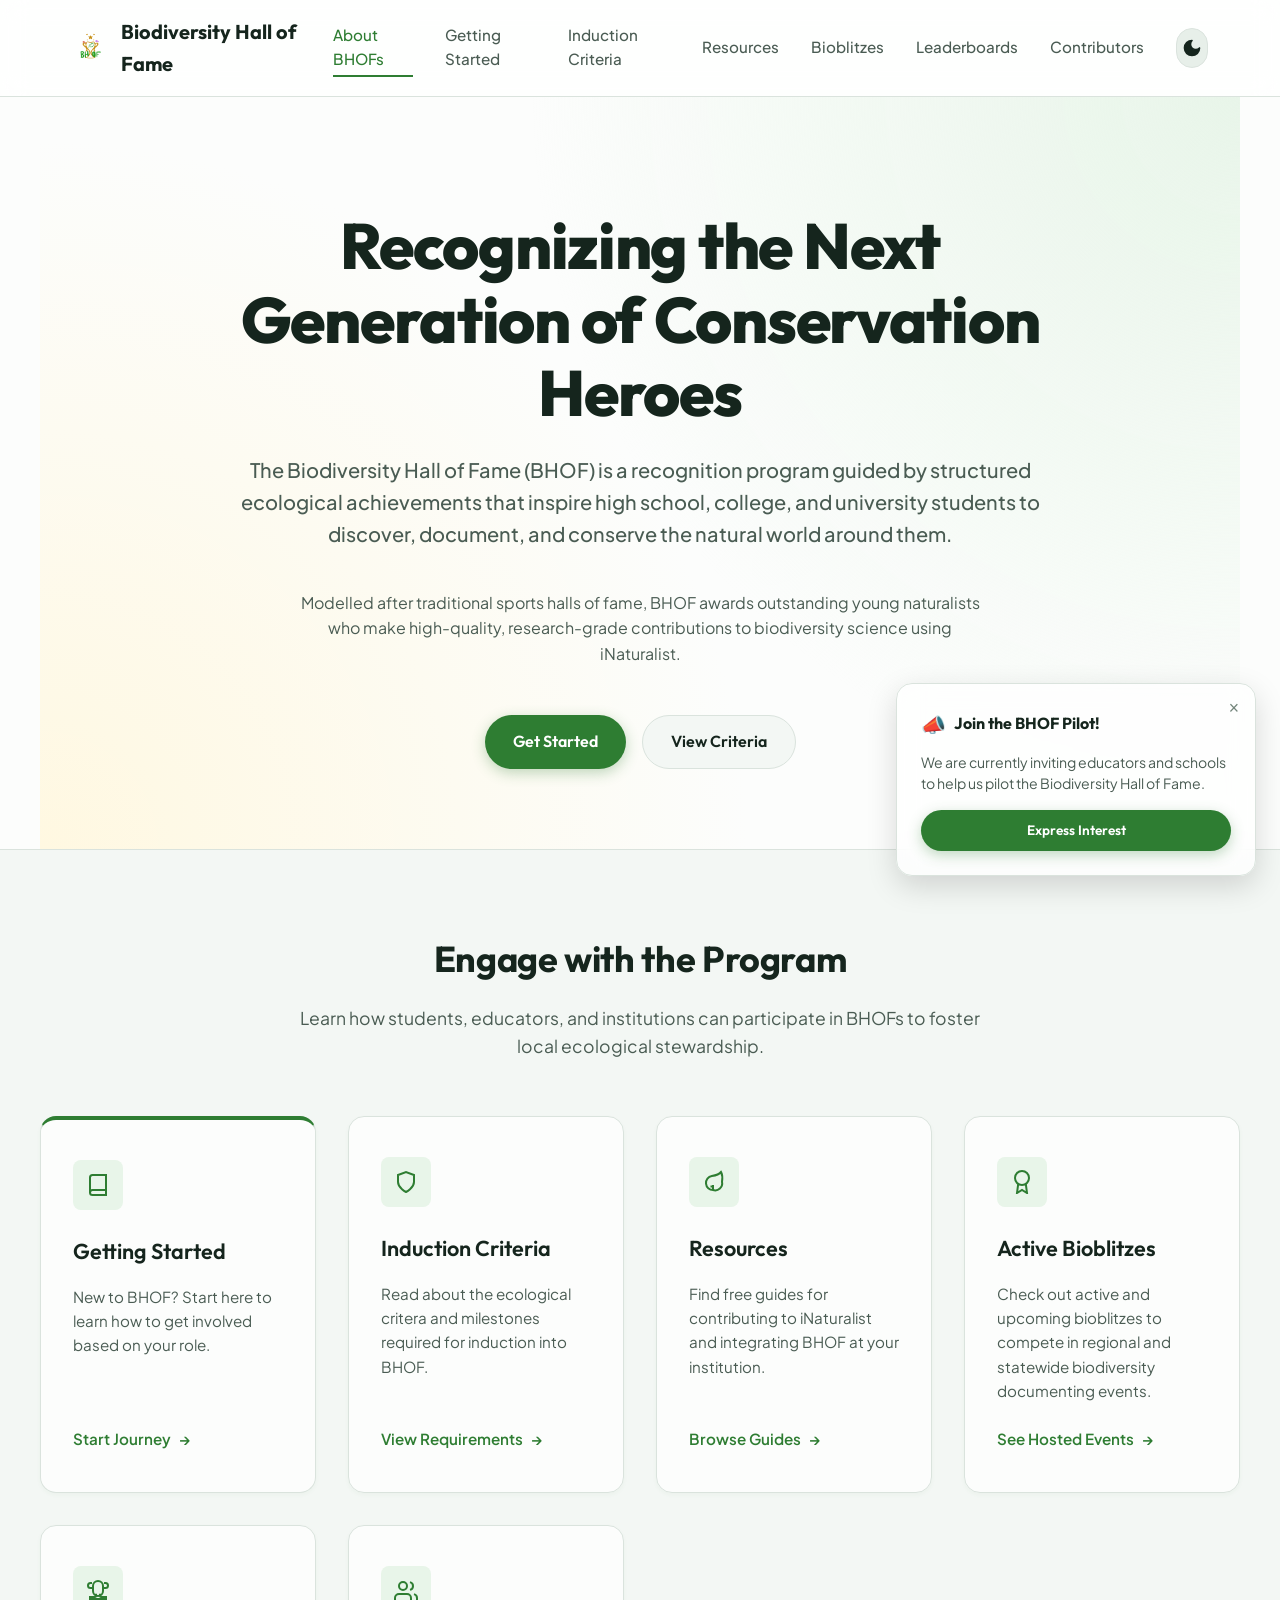
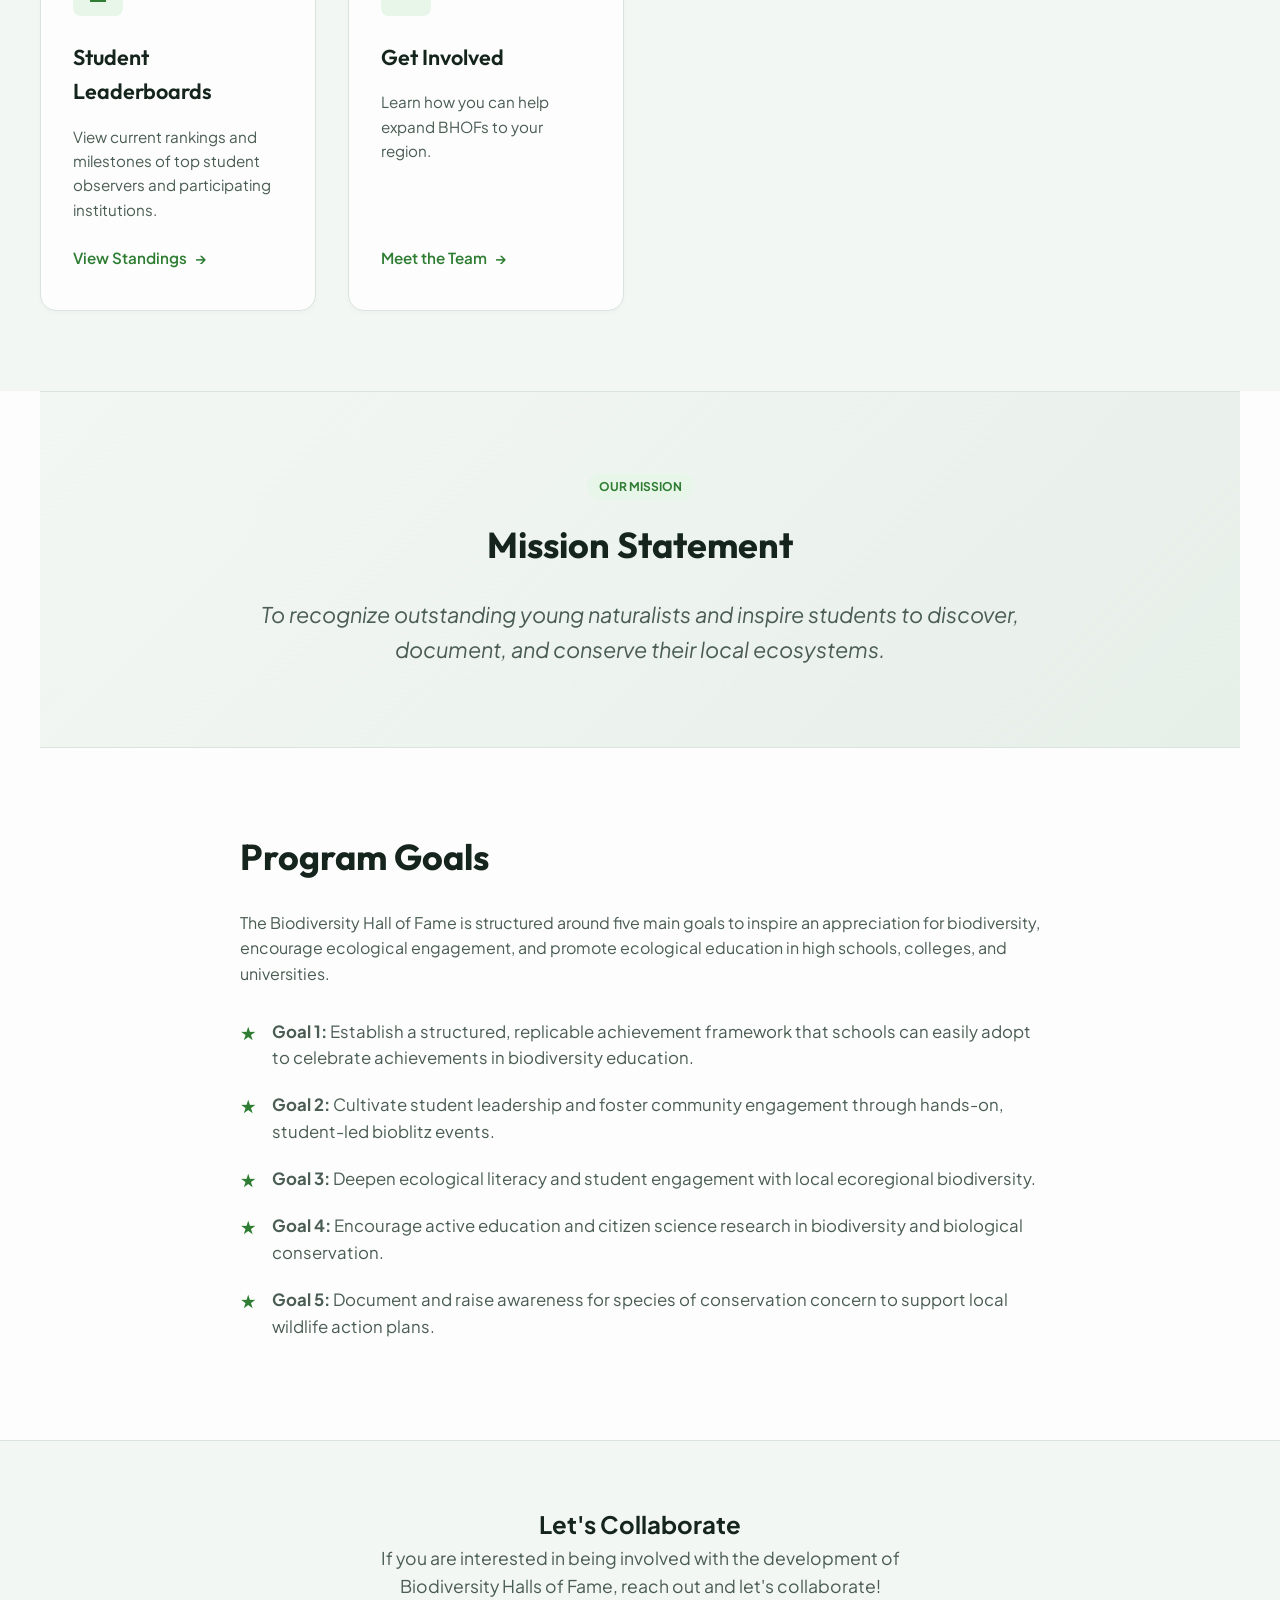
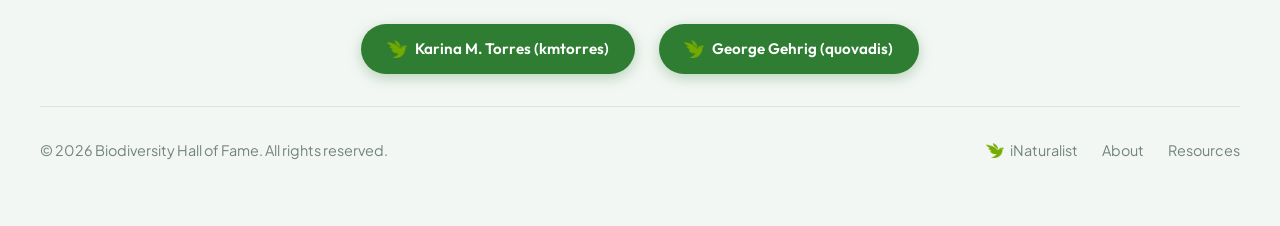
<file: index.html>
<!DOCTYPE html>
<html lang="en">

<head>
  <meta charset="UTF-8">
  <meta name="viewport" content="width=device-width, initial-scale=1.0">
  <title>Biodiversity Hall of Fame (BHOF)</title>
  <meta name="description"
    content="A recognition program encouraging high school, college, and university students to engage with biodiversity and contribute research-grade observations.">

  <!-- Favicon -->
  <link rel="icon" type="image/png" href="assets/bhof_logo.png">

  <!-- Custom Stylesheet -->
  <link rel="stylesheet" href="css/style.css">
</head>

<body>

  <!-- Dynamic Header / Navigation -->
  <header>
    <div class="nav-container">
      <a href="index.html" class="brand">
        <div class="logo-wrapper">
          <img src="assets/bhof_logo.png" alt="BHOF Logo" style="width: 100%; height: 100%; object-fit: contain;">
        </div>
        <span>Biodiversity Hall of Fame</span>
      </a>

      <button id="menu-toggle" class="menu-toggle" aria-label="Open Navigation Menu">
        <span></span>
        <span></span>
        <span></span>
      </button>

      <nav id="nav-menu">
        <a href="index.html" class="active">About BHOFs</a>
        <a href="pages/getting-started.html">Getting Started</a>
        <a href="pages/criteria.html">Induction Criteria</a>
        <a href="pages/resources.html">Resources</a>
        <a href="pages/bioblitz.html">Bioblitzes</a>
        <a href="pages/leaderboard.html">Leaderboards</a>
        <a href="pages/contributors.html">Contributors</a>
        <button id="theme-toggle" class="theme-toggle-btn" aria-label="Toggle Theme">
          <svg viewBox="0 0 24 24" fill="none" stroke="currentColor" stroke-width="2" stroke-linecap="round"
            stroke-linejoin="round" style="width:20px; height:20px;">
            <path d="M12 3a6 6 0 0 0 9 9 9 9 0 1 1-9-9Z"></path>
          </svg>
        </button>
      </nav>
    </div>
  </header>

  <main>
    <!-- Hero / Mission Section -->
    <section class="hero" id="about">
      <div class="hero-content">
        <h1 id="hero-title">Recognizing the Next Generation of Conservation Heroes</h1>
        <p class="lead" id="hero-lead">Loading biodiversity mission...</p>
        <p id="hero-desc" style="max-width: 700px; margin: 0 auto 3rem; color: var(--text-secondary);"></p>
        <div class="hero-actions">
          <a href="pages/getting-started.html" class="btn btn-primary">Get Started</a>
          <a href="pages/criteria.html" class="btn btn-secondary">View Criteria</a>
        </div>
      </div>
    </section>

    <!-- Quick Navigation Highlights -->
    <section id="highlights"
      style="border-top: 1px solid var(--color-border); background-color: var(--bg-secondary); max-width: 100%; transition: var(--transition-smooth);">
      <div style="max-width: 1200px; margin: 0 auto;">
        <div class="section-header">
          <h2>Engage with the Program</h2>
          <p>Learn how students, educators, and institutions can participate in BHOFs to foster local ecological
            stewardship.</p>
        </div>

        <div class="grid" style="grid-template-columns: repeat(auto-fit, minmax(250px, 1fr));">
          <div class="card" style="border-top: 4px solid var(--color-primary);">
            <div class="card-icon" style="background-color: var(--color-primary-light); color: var(--color-primary);">
              <svg viewBox="0 0 24 24" fill="none" stroke="currentColor" stroke-width="2">
                <path d="M4 19.5A2.5 2.5 0 0 1 6.5 17H20"></path>
                <path d="M6.5 2H20v20H6.5A2.5 2.5 0 0 1 4 19.5v-15A2.5 2.5 0 0 1 6.5 2z"></path>
              </svg>
            </div>
            <h3>Getting Started</h3>
            <p>New to BHOF? Start here to learn how to get involved based on your role.</p>
            <a href="pages/getting-started.html" class="card-link">Start Journey</a>
          </div>

          <div class="card">
            <div class="card-icon">
              <svg viewBox="0 0 24 24" fill="none" stroke="currentColor" stroke-width="2">
                <path d="M12 22s8-4 8-10V5l-8-3-8 3v7c0 6 8 10 8 10z"></path>
              </svg>
            </div>
            <h3>Induction Criteria</h3>
            <p>Read about the ecological critera and milestones required for induction into BHOF.</p>
            <a href="pages/criteria.html" class="card-link">View Requirements</a>
          </div>

          <div class="card">
            <div class="card-icon">
              <svg viewBox="0 0 24 24" fill="none" stroke="currentColor" stroke-width="2">
                <path
                  d="M11 20A7 7 0 0 1 9.8 6.1C15.5 5 17 4.48 19 2c1 2 2 3.5 1 9.8a7 7 0 0 1-9 8.2zm0 0v-5m-2.5 1.5H11">
                </path>
              </svg>
            </div>
            <h3>Resources</h3>
            <p>Find free guides for contributing to iNaturalist and integrating BHOF at your institution.</p>
            <a href="pages/resources.html" class="card-link">Browse Guides</a>
          </div>

          <div class="card">
            <div class="card-icon">
              <svg viewBox="0 0 24 24" fill="none" stroke="currentColor" stroke-width="2">
                <circle cx="12" cy="8" r="7"></circle>
                <polyline points="8.21 13.89 7 23 12 20 17 23 15.79 13.88"></polyline>
              </svg>
            </div>
            <h3>Active Bioblitzes</h3>
            <p>Check out active and upcoming bioblitzes to compete in regional and statewide biodiversity documenting
              events.</p>
            <a href="pages/bioblitz.html" class="card-link">See Hosted Events</a>
          </div>

          <div class="card">
            <div class="card-icon">
              <svg viewBox="0 0 24 24" fill="none" stroke="currentColor" stroke-width="2">
                <path d="M6 9H4.5a2.5 2.5 0 0 1 0-5H6"></path>
                <path d="M18 9h1.5a2.5 2.5 0 0 0 0-5H18"></path>
                <path d="M4 22h16"></path>
                <path d="M10 14.66V17c0 .55-.45 1-1 1H4v2h16v-2h-5c-.55 0-1-.45-1-1v-2.34"></path>
                <path d="M12 2a5 5 0 0 0-5 5v5a5 5 0 0 0 10 0V7a5 5 0 0 0-5-5z"></path>
              </svg>
            </div>
            <h3>Student Leaderboards</h3>
            <p>View current rankings and milestones of top student observers and participating institutions.</p>
            <a href="pages/leaderboard.html" class="card-link">View Standings</a>
          </div>

          <div class="card">
            <div class="card-icon">
              <svg viewBox="0 0 24 24" fill="none" stroke="currentColor" stroke-width="2">
                <path d="M17 21v-2a4 4 0 0 0-4-4H5a4 4 0 0 0-4 4v2"></path>
                <circle cx="9" cy="7" r="4"></circle>
                <path d="M23 21v-2a4 4 0 0 0-3-3.87"></path>
                <path d="M16 3.13a4 4 0 0 1 0 7.75"></path>
              </svg>
            </div>
            <h3>Get Involved</h3>
            <p>Learn how you can help expand BHOFs to your region.</p>
            <a href="pages/contributors.html" class="card-link">Meet the Team</a>
          </div>
        </div>
      </div>
    </section>

    <!-- Mission Statement Section -->
    <section id="mission"
      style="padding: 5rem 2rem; background: linear-gradient(135deg, var(--bg-secondary), var(--bg-tertiary)); text-align: center; border-top: 1px solid var(--color-border); border-bottom: 1px solid var(--color-border);">
      <div style="max-width: 800px; margin: 0 auto;">
        <span class="resource-tag" style="margin-bottom: 1rem; display: inline-block;">Our Mission</span>
        <h2
          style="font-family: var(--font-heading); font-size: 2.25rem; font-weight: 700; margin-bottom: 1.5rem; color: var(--text-primary);">
          Mission Statement</h2>
        <p id="mission-statement-text"
          style="font-size: 1.35rem; line-height: 1.6; color: var(--text-secondary); font-style: italic;">
          <!-- Loaded dynamically from content.js -->
        </p>
      </div>
    </section>

    <!-- Goals Section -->
    <section id="goals" style="padding: 5rem 2rem;">
      <div style="max-width: 800px; margin: 0 auto;">
        <h2
          style="font-family: var(--font-heading); font-size: 2.25rem; font-weight: 700; margin-bottom: 1.5rem; color: var(--text-primary);">
          Program Goals</h2>
        <p style="color: var(--text-secondary); margin-bottom: 2rem;">
          The Biodiversity Hall of Fame is structured around five main goals to inspire an appreciation for
          biodiversity, encourage ecological engagement, and promote ecological education in high schools, colleges, and
          universities.
        </p>
        <ul class="benefits-list" id="goals-list">
          <!-- Dynamic list from app.js -->
        </ul>
      </div>
    </section>
  </main>

  <!-- Footer / Collaboration -->
  <footer>
    <div class="footer-container">
      <div class="footer-contact">
        <h2>Let's Collaborate</h2>
        <p id="contact-text">Loading contact information...</p>
        <a id="contact-mail" href="#" class="btn btn-primary">Contact Collaboration Team</a>
      </div>

      <div class="footer-bottom">
        <p>&copy; 2026 Biodiversity Hall of Fame. All rights reserved.</p>
        <div class="footer-links">
          <a href="https://www.inaturalist.org" target="_blank" rel="noopener noreferrer"
            style="display: inline-flex; align-items: center; gap: 0.4rem;">
            <img src="assets/inat_logo_icon.png" alt="iNaturalist Logo"
              style="width: 18px; height: 18px; object-fit: contain;">
            <span>iNaturalist</span>
          </a>
          <a href="index.html">About</a>
          <a href="pages/resources.html">Resources</a>
        </div>
      </div>
    </div>
  </footer>

  <!-- Scripts -->
  <script src="js/content.js"></script>
  <script src="js/app.js"></script>
</body>

</html>
</file>
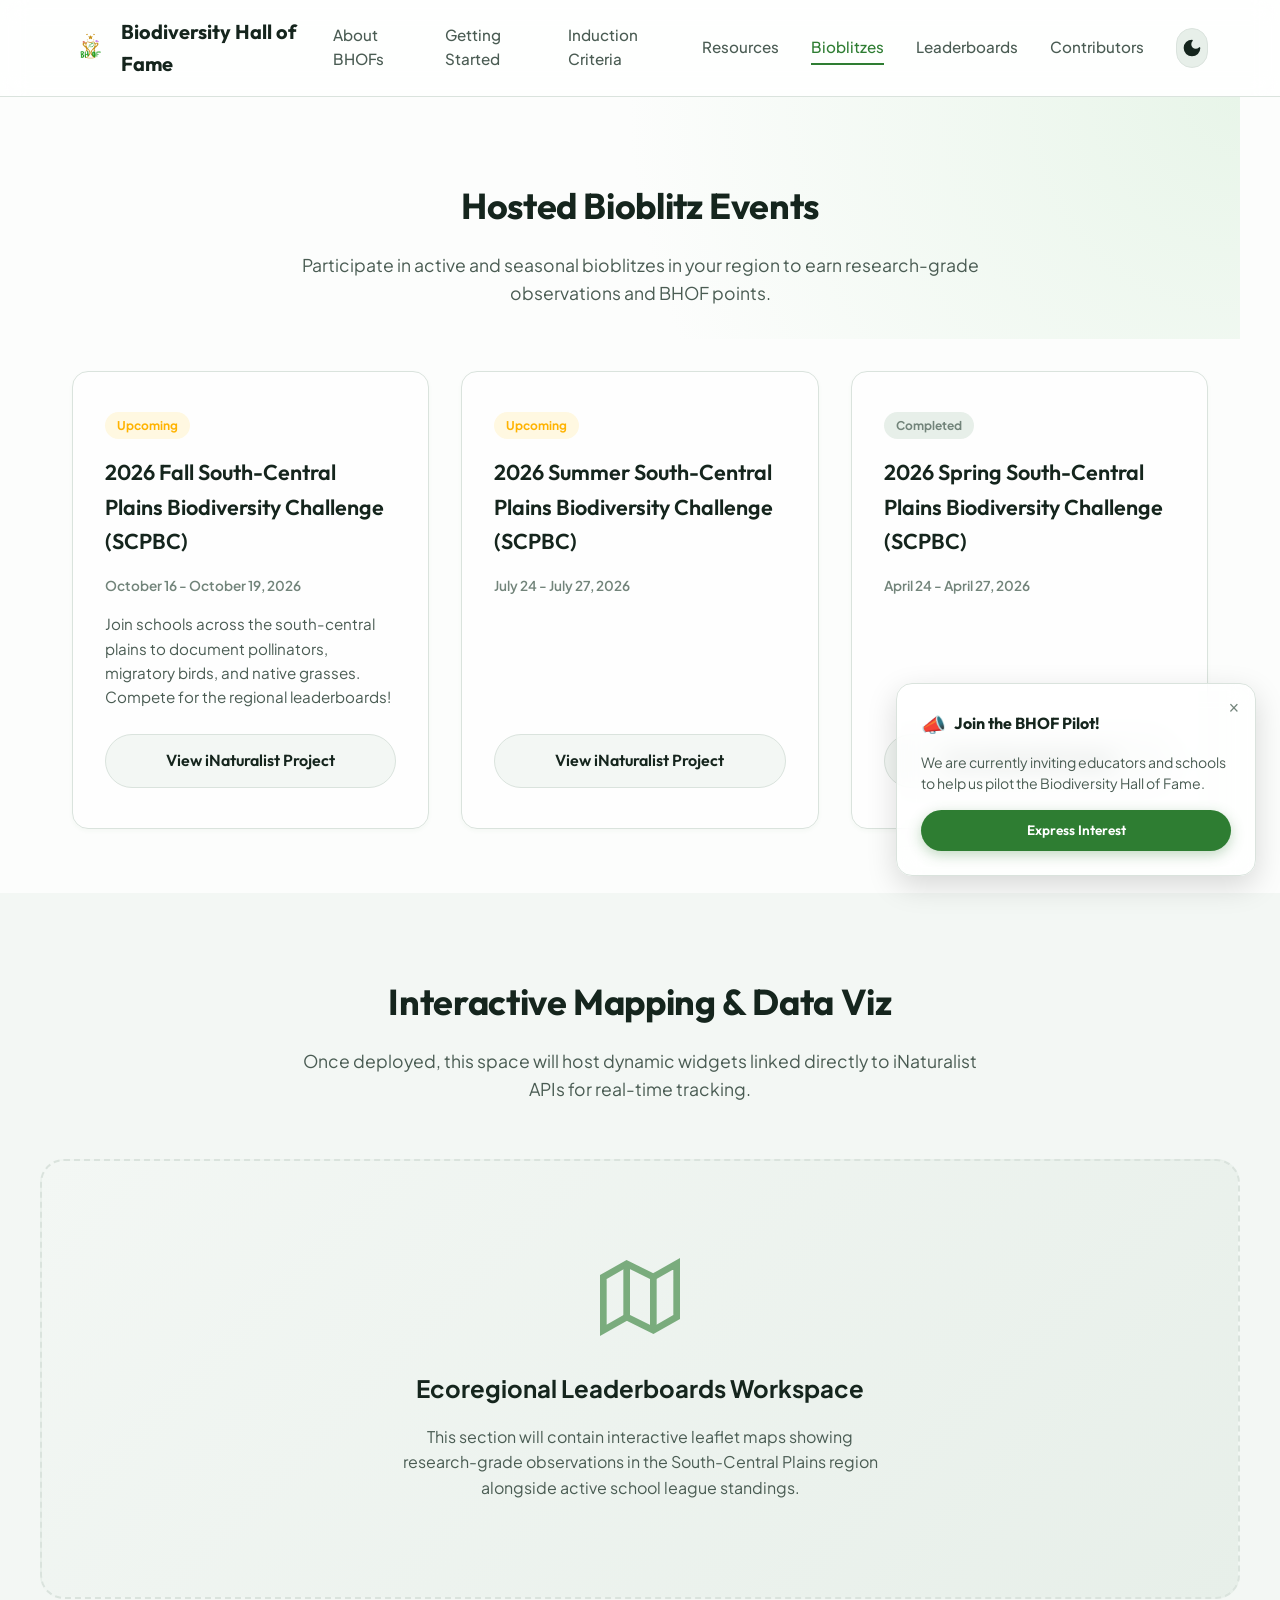
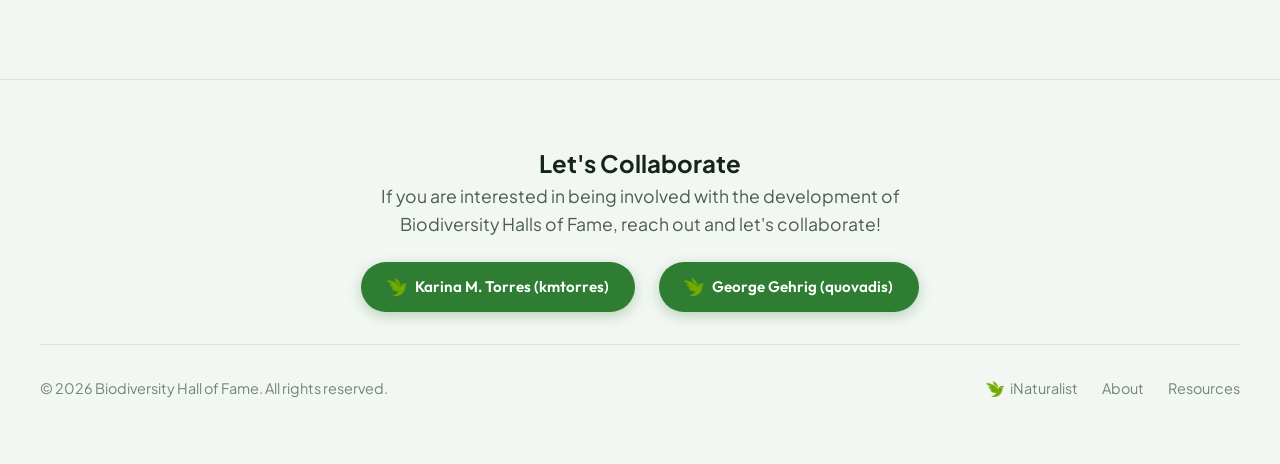
<file: pages/bioblitz.html>
<!DOCTYPE html>
<html lang="en">
<head>
  <meta charset="UTF-8">
  <meta name="viewport" content="width=device-width, initial-scale=1.0">
  <title>Hosted Bioblitzes - Biodiversity Hall of Fame (BHOF)</title>
  <meta name="description" content="View upcoming and past regional bioblitz events hosted by the Biodiversity Hall of Fame.">
  
  <!-- Favicon -->
  <link rel="icon" type="image/png" href="../assets/bhof_logo.png">
  
  <!-- Custom Stylesheet -->
  <link rel="stylesheet" href="../css/style.css">
</head>
<body>

  <!-- Dynamic Header / Navigation -->
  <header>
    <div class="nav-container">
      <a href="../index.html" class="brand">
        <div class="logo-wrapper">
          <img src="../assets/bhof_logo.png" alt="BHOF Logo" style="width: 100%; height: 100%; object-fit: contain;">
        </div>
        <span>Biodiversity Hall of Fame</span>
      </a>
      
      <button id="menu-toggle" class="menu-toggle" aria-label="Open Navigation Menu">
        <span></span>
        <span></span>
        <span></span>
      </button>

      <nav id="nav-menu">
        <a href="../index.html">About BHOFs</a>
        <a href="getting-started.html">Getting Started</a>
        <a href="criteria.html">Induction Criteria</a>
        <a href="resources.html">Resources</a>
        <a href="bioblitz.html" class="active">Bioblitzes</a>
        <a href="leaderboard.html">Leaderboards</a>
        <a href="contributors.html">Contributors</a>
        <button id="theme-toggle" class="theme-toggle-btn" aria-label="Toggle Theme">
          <svg viewBox="0 0 24 24" fill="none" stroke="currentColor" stroke-width="2" stroke-linecap="round" stroke-linejoin="round" style="width:20px; height:20px;">
            <path d="M12 3a6 6 0 0 0 9 9 9 9 0 1 1-9-9Z"></path>
          </svg>
        </button>
      </nav>
    </div>
  </header>

  <main>
    <!-- Section Header -->
    <section style="padding-bottom: 2rem; background: radial-gradient(circle at top right, var(--color-primary-light), transparent 50%);">
      <div class="section-header" style="margin-bottom: 0;">
        <h2>Hosted Bioblitz Events</h2>
        <p>Participate in active and seasonal bioblitzes in your region to earn research-grade observations and BHOF points.</p>
      </div>
    </section>

    <!-- Bioblitz events grid -->
    <section style="padding-top: 2rem; padding-bottom: 4rem;">
      <div class="grid" id="bioblitz-grid">
        <!-- Dynamic Bioblitz Cards Rendered via app.js -->
      </div>
    </section>

    <!-- Future Interactive Workspace (Full Width Container) -->
    <section style="background-color: var(--bg-secondary); max-width: 100%; transition: var(--transition-smooth);">
      <div style="max-width: 1200px; margin: 0 auto;">
        <div class="section-header">
          <h2>Interactive Mapping & Data Viz</h2>
          <p>Once deployed, this space will host dynamic widgets linked directly to iNaturalist APIs for real-time tracking.</p>
        </div>
        
        <div class="interactive-map-placeholder" style="padding: 6rem 2rem;">
          <svg viewBox="0 0 24 24" fill="none" stroke="currentColor" stroke-width="2" style="width: 80px; height: 80px;">
            <polygon points="1 6 1 22 8 18 16 22 23 18 23 2 16 6 8 2 1 6"></polygon>
            <line x1="8" y1="2" x2="8" y2="18"></line>
            <line x1="16" y1="6" x2="16" y2="22"></line>
          </svg>
          <h3 style="font-size: 1.5rem; margin-top: 1rem;">Ecoregional Leaderboards Workspace</h3>
          <p style="color: var(--text-secondary); max-width: 500px; font-size: 1rem;">
            This section will contain interactive leaflet maps showing research-grade observations in the South-Central Plains region alongside active school league standings.
          </p>
        </div>
      </div>
    </section>
  </main>

  <!-- Footer / Collaboration -->
  <footer>
    <div class="footer-container">
      <div class="footer-contact">
        <h2>Let's Collaborate</h2>
        <p id="contact-text">Loading contact information...</p>
        <a id="contact-mail" href="#" class="btn btn-primary">Contact Collaboration Team</a>
      </div>
      
      <div class="footer-bottom">
        <p>&copy; 2026 Biodiversity Hall of Fame. All rights reserved.</p>
        <div class="footer-links">
          <a href="https://www.inaturalist.org" target="_blank" rel="noopener noreferrer" style="display: inline-flex; align-items: center; gap: 0.4rem;">
            <img src="../assets/inat_logo_icon.png" alt="iNaturalist Logo" style="width: 18px; height: 18px; object-fit: contain;">
            <span>iNaturalist</span>
          </a>
          <a href="../index.html">About</a>
          <a href="resources.html">Resources</a>
        </div>
      </div>
    </div>
  </footer>

  <!-- Scripts -->
  <script src="../js/content.js"></script>
  <script src="../js/app.js"></script>
</body>
</html>
</file>
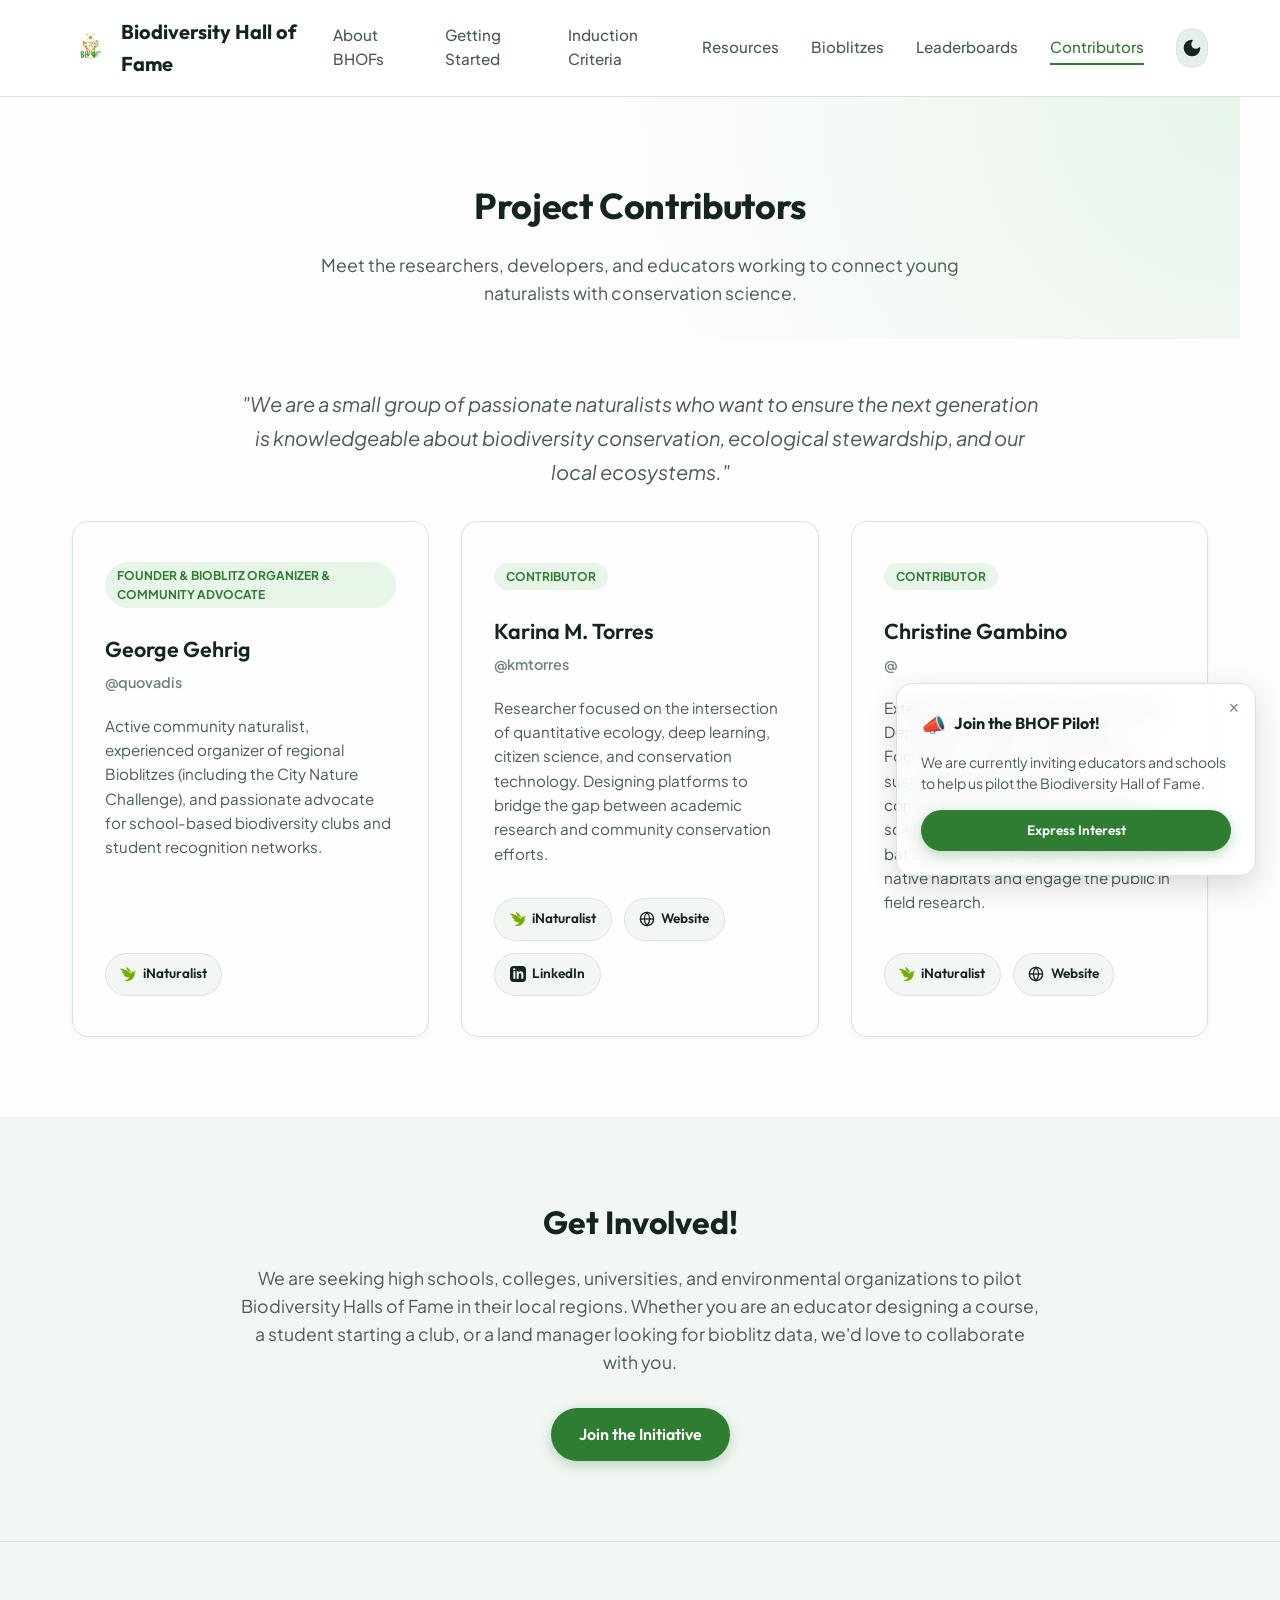
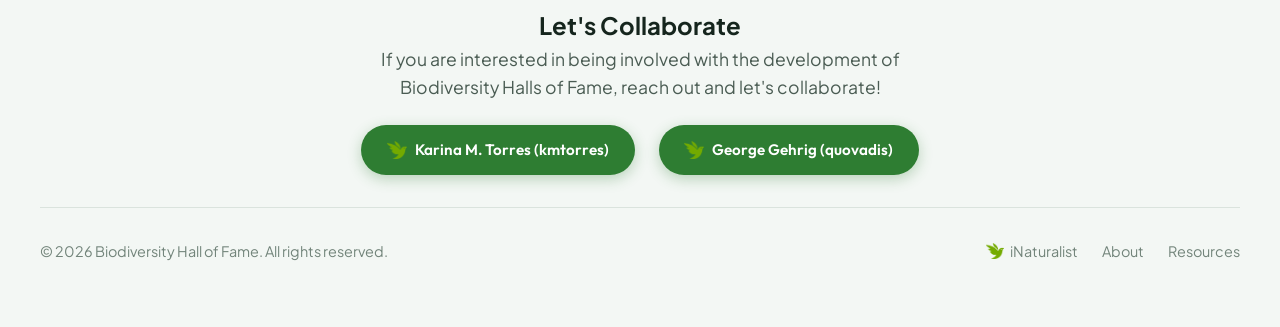
<file: pages/contributors.html>
<!DOCTYPE html>
<html lang="en">

<head>
  <meta charset="UTF-8">
  <meta name="viewport" content="width=device-width, initial-scale=1.0">
  <title>Contributors - Biodiversity Hall of Fame (BHOF)</title>
  <meta name="description"
    content="Meet the team behind the Biodiversity Hall of Fame project and learn how to get involved.">

  <!-- Favicon -->
  <link rel="icon" type="image/png" href="../assets/bhof_logo.png">

  <!-- Custom Stylesheet -->
  <link rel="stylesheet" href="../css/style.css">
</head>

<body>

  <!-- Dynamic Header / Navigation -->
  <header>
    <div class="nav-container">
      <a href="../index.html" class="brand">
        <div class="logo-wrapper">
          <img src="../assets/bhof_logo.png" alt="BHOF Logo" style="width: 100%; height: 100%; object-fit: contain;">
        </div>
        <span>Biodiversity Hall of Fame</span>
      </a>

      <button id="menu-toggle" class="menu-toggle" aria-label="Open Navigation Menu">
        <span></span>
        <span></span>
        <span></span>
      </button>

      <nav id="nav-menu">
        <a href="../index.html">About BHOFs</a>
        <a href="getting-started.html">Getting Started</a>
        <a href="criteria.html">Induction Criteria</a>
        <a href="resources.html">Resources</a>
        <a href="bioblitz.html">Bioblitzes</a>
        <a href="leaderboard.html">Leaderboards</a>
        <a href="contributors.html" class="active">Contributors</a>
        <button id="theme-toggle" class="theme-toggle-btn" aria-label="Toggle Theme">
          <svg viewBox="0 0 24 24" fill="none" stroke="currentColor" stroke-width="2" stroke-linecap="round"
            stroke-linejoin="round" style="width:20px; height:20px;">
            <path d="M12 3a6 6 0 0 0 9 9 9 9 0 1 1-9-9Z"></path>
          </svg>
        </button>
      </nav>
    </div>
  </header>

  <main>
    <!-- Section Header -->
    <section
      style="padding-bottom: 2rem; background: radial-gradient(circle at top right, var(--color-primary-light), transparent 50%);">
      <div class="section-header" style="margin-bottom: 0;">
        <h2>Project Contributors</h2>
        <p>Meet the researchers, developers, and educators working to connect young naturalists with conservation
          science.</p>
      </div>
    </section>

    <!-- Who We Are Summary -->
    <section style="padding-top: 3rem; padding-bottom: 0;">
      <div style="max-width: 850px; margin: 0 auto; text-align: center; padding: 0 1.5rem;">
        <p style="font-size: 1.25rem; line-height: 1.7; color: var(--text-secondary); font-style: italic; margin: 0;">
          "We are a small group of passionate naturalists who want to ensure the next generation is knowledgeable about biodiversity conservation, ecological stewardship, and our local ecosystems."
        </p>
      </div>
    </section>

    <!-- Contributors Grid -->
    <section style="padding-top: 2rem;">
      <div class="grid" id="contributors-grid">
        <!-- Dynamic Contributor Cards Rendered via app.js -->
      </div>
    </section>

    <!-- Join Us Section -->
    <section style="background-color: var(--bg-secondary); max-width: 100%; transition: var(--transition-smooth);">
      <div style="max-width: 800px; margin: 0 auto; text-align: center;">
        <h2 style="font-family: var(--font-heading); font-size: 2rem; margin-bottom: 1rem;">Get Involved!</h2>
        <p style="color: var(--text-secondary); margin-bottom: 2rem; font-size: 1.1rem;">
          We are seeking high schools, colleges, universities, and environmental organizations to pilot Biodiversity
          Halls of Fame in their local regions. Whether you are an educator designing a course, a student starting a
          club, or a land manager looking for bioblitz data, we'd love to collaborate with you.
        </p>
        <a href="https://forms.gle/eRdYrgSZrgbA9EML6" class="btn btn-primary">Join the Initiative</a>
      </div>
    </section>
  </main>

  <!-- Footer / Collaboration -->
  <footer id="contact">
    <div class="footer-container">
      <div class="footer-contact">
        <h2>Let's Collaborate</h2>
        <p id="contact-text">Loading contact information...</p>
        <a id="contact-mail" href="#" class="btn btn-primary">Contact Collaboration Team</a>
      </div>

      <div class="footer-bottom">
        <p>&copy; 2026 Biodiversity Hall of Fame. All rights reserved.</p>
        <div class="footer-links">
          <a href="https://www.inaturalist.org" target="_blank" rel="noopener noreferrer"
            style="display: inline-flex; align-items: center; gap: 0.4rem;">
            <img src="../assets/inat_logo_icon.png" alt="iNaturalist Logo"
              style="width: 18px; height: 18px; object-fit: contain;">
            <span>iNaturalist</span>
          </a>
          <a href="../index.html">About</a>
          <a href="resources.html">Resources</a>
        </div>
      </div>
    </div>
  </footer>

  <!-- Scripts -->
  <script src="../js/content.js"></script>
  <script src="../js/app.js"></script>
</body>

</html>
</file>
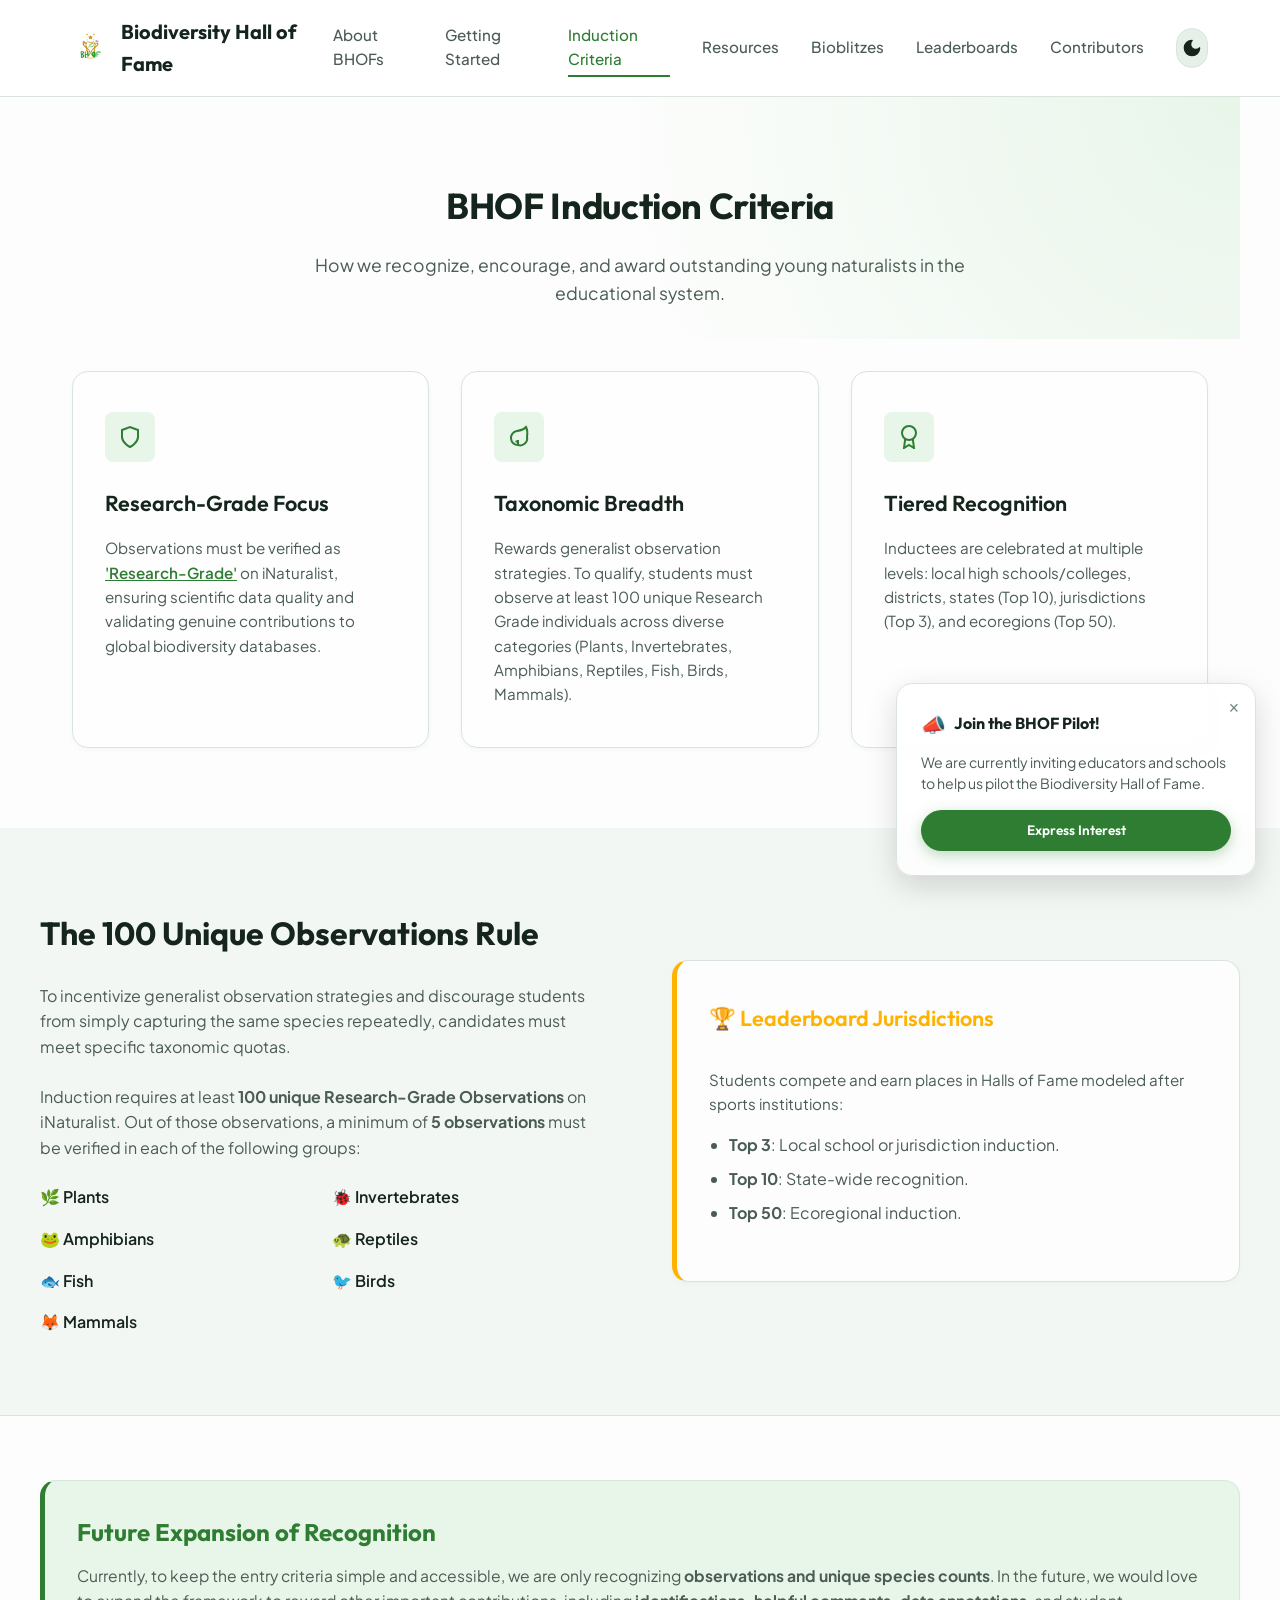
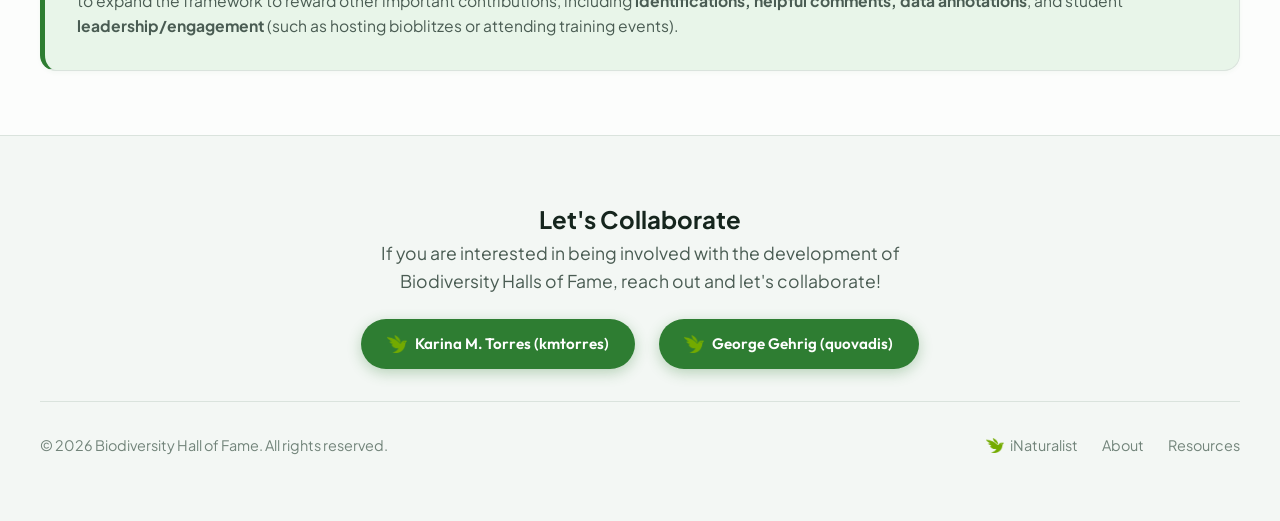
<file: pages/criteria.html>
<!DOCTYPE html>
<html lang="en">

<head>
  <meta charset="UTF-8">
  <meta name="viewport" content="width=device-width, initial-scale=1.0">
  <title>Induction Criteria - Biodiversity Hall of Fame (BHOF)</title>
  <meta name="description"
    content="Read about the induction criteria, rules, and categories for the Biodiversity Hall of Fame (BHOF).">

  <!-- Favicon -->
  <link rel="icon" type="image/png" href="../assets/bhof_logo.png">

  <!-- Custom Stylesheet -->
  <link rel="stylesheet" href="../css/style.css">
</head>

<body>

  <!-- Dynamic Header / Navigation -->
  <header>
    <div class="nav-container">
      <a href="../index.html" class="brand">
        <div class="logo-wrapper">
          <img src="../assets/bhof_logo.png" alt="BHOF Logo" style="width: 100%; height: 100%; object-fit: contain;">
        </div>
        <span>Biodiversity Hall of Fame</span>
      </a>

      <button id="menu-toggle" class="menu-toggle" aria-label="Open Navigation Menu">
        <span></span>
        <span></span>
        <span></span>
      </button>

      <nav id="nav-menu">
        <a href="../index.html">About BHOFs</a>
        <a href="getting-started.html">Getting Started</a>
        <a href="criteria.html" class="active">Induction Criteria</a>
        <a href="resources.html">Resources</a>
        <a href="bioblitz.html">Bioblitzes</a>
        <a href="leaderboard.html">Leaderboards</a>
        <a href="contributors.html">Contributors</a>
        <button id="theme-toggle" class="theme-toggle-btn" aria-label="Toggle Theme">
          <svg viewBox="0 0 24 24" fill="none" stroke="currentColor" stroke-width="2" stroke-linecap="round"
            stroke-linejoin="round" style="width:20px; height:20px;">
            <path d="M12 3a6 6 0 0 0 9 9 9 9 0 1 1-9-9Z"></path>
          </svg>
        </button>
      </nav>
    </div>
  </header>

  <main>
    <!-- Section Header -->
    <section
      style="padding-bottom: 2rem; background: radial-gradient(circle at top right, var(--color-primary-light), transparent 50%);">
      <div class="section-header" style="margin-bottom: 0;">
        <h2>BHOF Induction Criteria</h2>
        <p>How we recognize, encourage, and award outstanding young naturalists in the educational system.</p>
      </div>
    </section>

    <!-- Detailed Rules & Quotas -->
    <section style="padding-top: 2rem;">
      <div class="grid" id="criteria-grid">
        <!-- Dynamic Criteria Cards Rendered via app.js -->
      </div>
    </section>

    <!-- Specific Scoring Rules Detail -->
    <section style="background-color: var(--bg-secondary); max-width: 100%; transition: var(--transition-smooth);">
      <div style="max-width: 1200px; margin: 0 auto;" class="split-section">
        <div class="split-content">
          <h2 style="font-family: var(--font-heading); font-size: 2rem; margin-bottom: 1.5rem;">The 100 Unique
            Observations Rule</h2>
          <p style="color: var(--text-secondary); margin-bottom: 1.5rem;">
            To incentivize generalist observation strategies and discourage students from simply capturing the same
            species repeatedly, candidates must meet specific taxonomic quotas.
          </p>
          <p style="color: var(--text-secondary); margin-bottom: 1.5rem;">
            Induction requires at least <strong>100 unique Research-Grade Observations</strong> on iNaturalist. Out of
            those observations, a minimum of <strong>5 observations</strong> must be verified in each of the following
            groups:
          </p>

          <div style="display: grid; grid-template-columns: repeat(2, 1fr); gap: 1rem; margin-top: 1.5rem;">
            <div style="display:flex; align-items:center; gap:0.5rem; color:var(--text-primary); font-weight:600;">🌿
              Plants</div>
            <div style="display:flex; align-items:center; gap:0.5rem; color:var(--text-primary); font-weight:600;">🐞
              Invertebrates</div>
            <div style="display:flex; align-items:center; gap:0.5rem; color:var(--text-primary); font-weight:600;">🐸
              Amphibians</div>
            <div style="display:flex; align-items:center; gap:0.5rem; color:var(--text-primary); font-weight:600;">🐢
              Reptiles</div>
            <div style="display:flex; align-items:center; gap:0.5rem; color:var(--text-primary); font-weight:600;">🐟
              Fish</div>
            <div style="display:flex; align-items:center; gap:0.5rem; color:var(--text-primary); font-weight:600;">🐦
              Birds</div>
            <div style="display:flex; align-items:center; gap:0.5rem; color:var(--text-primary); font-weight:600;">🦊
              Mammals</div>
          </div>
        </div>
        <div>
          <div class="card" style="border-left: 5px solid var(--color-accent); background: var(--bg-primary);">
            <h3 style="display:flex; align-items:center; gap:0.5rem; color: var(--color-accent);">
              🏆 Leaderboard Jurisdictions
            </h3>
            <p style="margin-top: 1rem; color: var(--text-secondary);">
              Students compete and earn places in Halls of Fame modeled after sports institutions:
            </p>
            <ul
              style="margin: 1rem 0; padding-left: 1.25rem; color: var(--text-secondary); display:flex; flex-direction:column; gap:0.5rem;">
              <li><strong>Top 3</strong>: Local school or jurisdiction induction.</li>
              <li><strong>Top 10</strong>: State-wide recognition.</li>
              <li><strong>Top 50</strong>: Ecoregional induction.</li>
          </div>
        </div>
      </section>

      <!-- Future Expansion Section -->
      <section
        style="padding: 4rem 2rem; border-top: 1px solid var(--color-border); background-color: var(--bg-primary); max-width: 100%;">
        <div style="max-width: 1200px; margin: 0 auto;">
          <div
            style="background-color: var(--color-primary-light); border: 1px solid var(--color-border); border-left: 5px solid var(--color-primary); border-radius: var(--border-radius-md); padding: 2rem; box-shadow: var(--shadow-sm);">
              <h3
                style="font-family: var(--font-heading); font-size: 1.5rem; margin-bottom: 0.75rem; color: var(--color-primary); display: flex; align-items: center; gap: 0.5rem;">
                Future Expansion of Recognition
              </h3>
              <p style="color: var(--text-secondary); line-height: 1.6; margin: 0; font-size: 0.98rem;">
                Currently, to keep the entry criteria simple and accessible, we are only recognizing
                <strong>observations and unique species counts</strong>. In the future, we would love to expand the
                framework to reward other important contributions, including <strong>identifications, helpful comments,
                  data annotations</strong>, and student <strong>leadership/engagement</strong> (such as hosting
                bioblitzes or attending training events).
              </p>
            </div>
          </div>
        </section>
  </main>

  <!-- Footer / Collaboration -->
  <footer>
    <div class="footer-container">
      <div class="footer-contact">
        <h2>Let's Collaborate</h2>
        <p id="contact-text">Loading contact information...</p>
        <a id="contact-mail" href="#" class="btn btn-primary">Contact Collaboration Team</a>
      </div>

      <div class="footer-bottom">
        <p>&copy; 2026 Biodiversity Hall of Fame. All rights reserved.</p>
        <div class="footer-links">
          <a href="https://www.inaturalist.org" target="_blank" rel="noopener noreferrer"
            style="display: inline-flex; align-items: center; gap: 0.4rem;">
            <img src="../assets/inat_logo_icon.png" alt="iNaturalist Logo"
              style="width: 18px; height: 18px; object-fit: contain;">
            <span>iNaturalist</span>
          </a>
          <a href="../index.html">About</a>
          <a href="resources.html">Resources</a>
        </div>
      </div>
    </div>
  </footer>

  <!-- Scripts -->
  <script src="../js/content.js"></script>
  <script src="../js/app.js"></script>
</body>

</html>
</file>
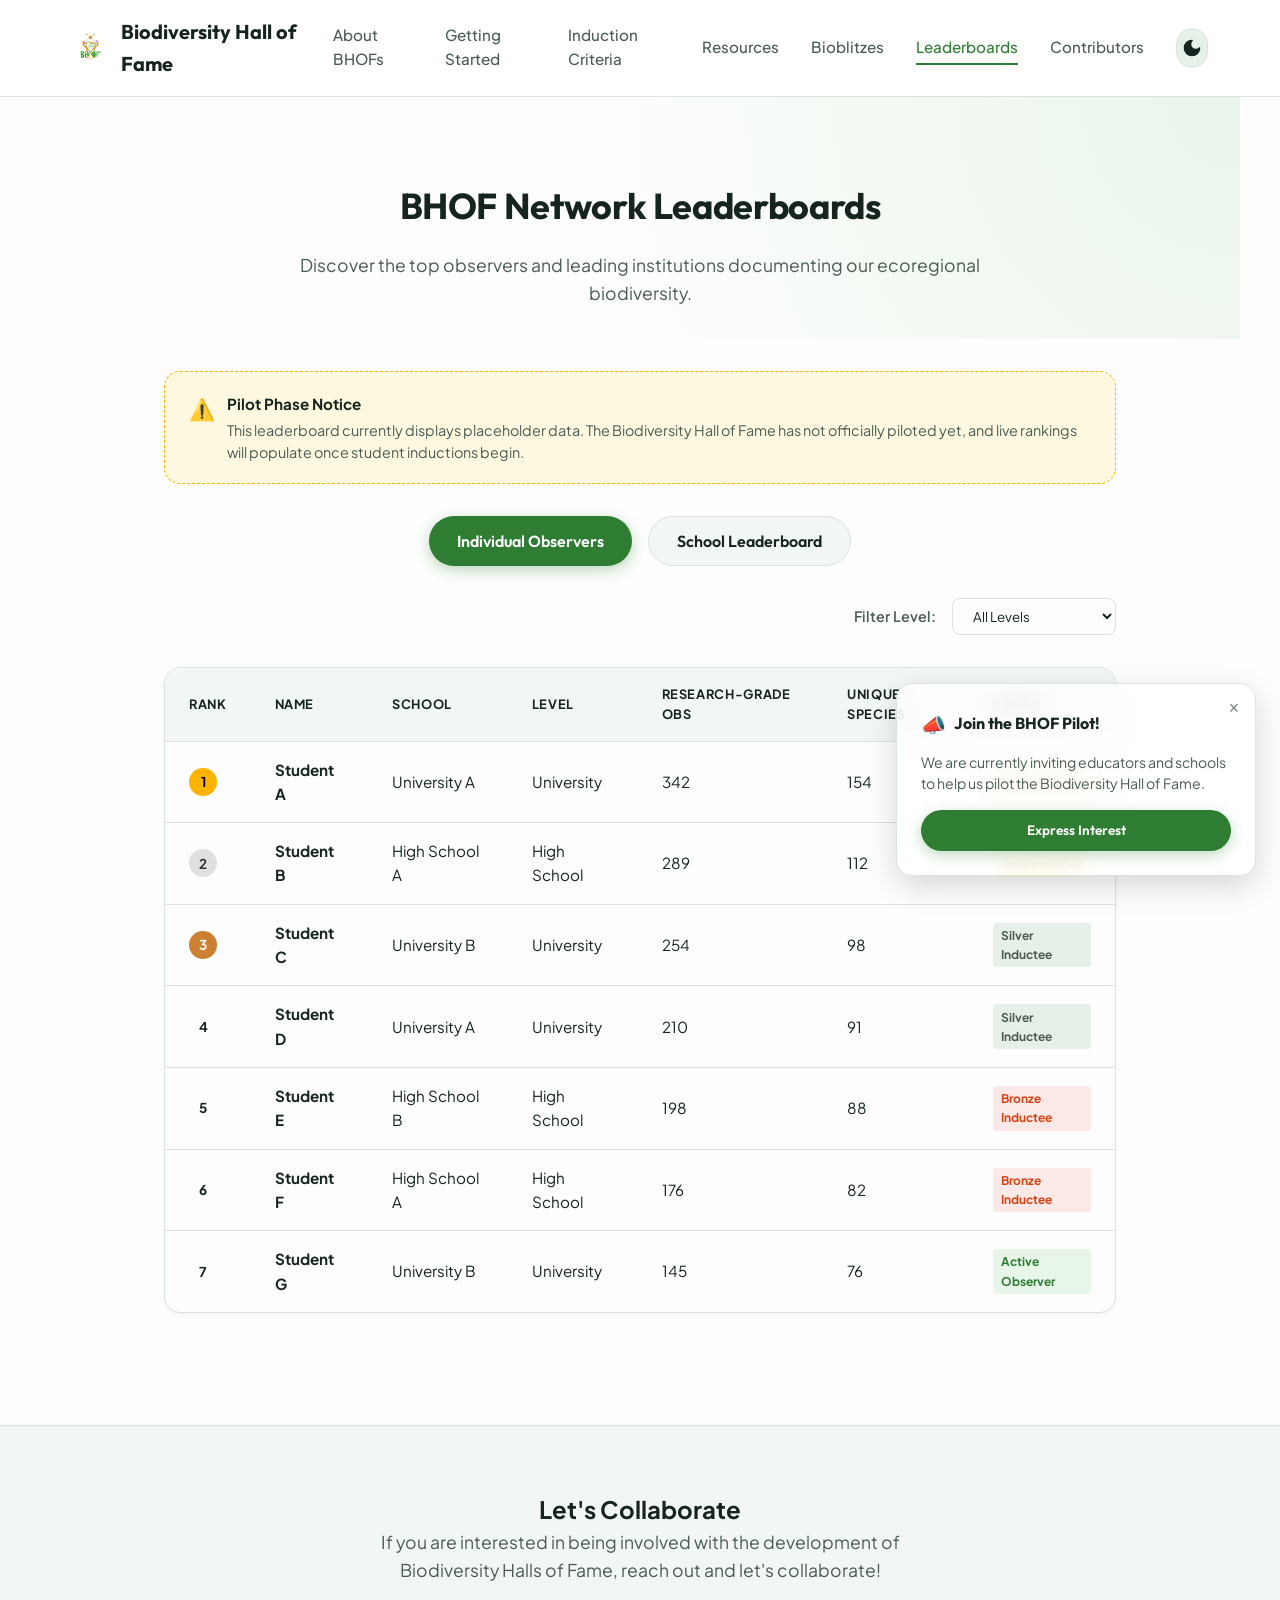
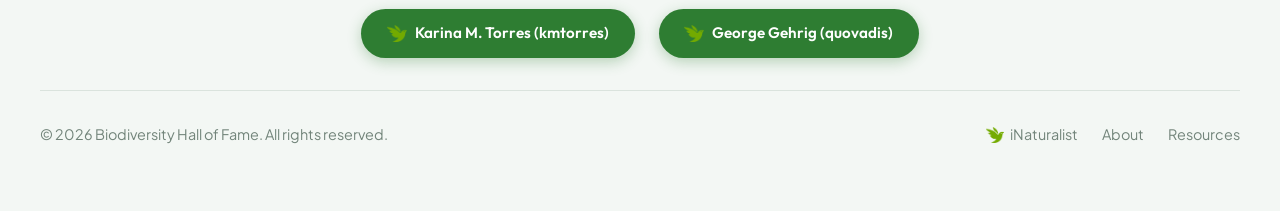
<file: pages/leaderboard.html>
<!DOCTYPE html>
<html lang="en">
<head>
  <meta charset="UTF-8">
  <meta name="viewport" content="width=device-width, initial-scale=1.0">
  <title>Leaderboards - Biodiversity Hall of Fame (BHOF)</title>
  <meta name="description" content="View the top-performing students and schools in the Biodiversity Hall of Fame network.">
  
  <!-- Favicon -->
  <link rel="icon" type="image/png" href="../assets/bhof_logo.png">
  
  <!-- Custom Stylesheet -->
  <link rel="stylesheet" href="../css/style.css">
  
  <!-- Custom CSS for Leaderboard Tables & Toggles -->
  <style>
    .leaderboard-toggle-container {
      display: flex;
      justify-content: center;
      gap: 1rem;
      margin: 2rem 0;
      flex-wrap: wrap;
    }
    
    .table-container {
      background: var(--bg-primary);
      border: 1px solid var(--color-border);
      border-radius: var(--border-radius-md);
      overflow-x: auto;
      margin: 2rem auto;
      max-width: 1000px;
      box-shadow: var(--shadow-sm);
    }
    
    table {
      width: 100%;
      border-collapse: collapse;
      text-align: left;
      font-size: 0.95rem;
    }
    
    th, td {
      padding: 1rem 1.5rem;
      border-bottom: 1px solid var(--color-border);
    }
    
    th {
      background-color: var(--bg-secondary);
      font-weight: 700;
      color: var(--text-primary);
      text-transform: uppercase;
      font-size: 0.8rem;
      letter-spacing: 0.05em;
    }
    
    tr:last-child td {
      border-bottom: none;
    }
    
    tr:hover td {
      background-color: var(--bg-secondary);
    }
    
    .rank-cell {
      font-weight: 700;
      width: 60px;
    }
    
    .rank-badge {
      display: inline-flex;
      align-items: center;
      justify-content: center;
      width: 28px;
      height: 28px;
      border-radius: 50%;
      font-size: 0.85rem;
    }
    
    .rank-1 {
      background-color: var(--color-accent);
      color: #000;
    }
    
    .rank-2 {
      background-color: #e0e0e0;
      color: #333;
    }
    
    .rank-3 {
      background-color: #cd7f32;
      color: #fff;
    }
    
    .badge-tag {
      font-size: 0.75rem;
      font-weight: 700;
      padding: 0.2rem 0.5rem;
      border-radius: 4px;
      display: inline-block;
    }
    
    .badge-gold {
      background-color: var(--color-accent-light);
      color: #b58100;
    }
    
    .badge-silver {
      background-color: var(--bg-tertiary);
      color: var(--text-secondary);
    }
    
    .badge-bronze {
      background-color: #fbe9e7;
      color: #d84315;
    }
    
    .badge-active {
      background-color: var(--color-primary-light);
      color: var(--color-primary);
    }
  </style>
</head>
<body>

  <!-- Dynamic Header / Navigation -->
  <header>
    <div class="nav-container">
      <a href="../index.html" class="brand">
        <div class="logo-wrapper">
          <img src="../assets/bhof_logo.png" alt="BHOF Logo" style="width: 100%; height: 100%; object-fit: contain;">
        </div>
        <span>Biodiversity Hall of Fame</span>
      </a>
      
      <button id="menu-toggle" class="menu-toggle" aria-label="Open Navigation Menu">
        <span></span>
        <span></span>
        <span></span>
      </button>

      <nav id="nav-menu">
        <a href="../index.html">About BHOFs</a>
        <a href="getting-started.html">Getting Started</a>
        <a href="criteria.html">Induction Criteria</a>
        <a href="resources.html">Resources</a>
        <a href="bioblitz.html">Bioblitzes</a>
        <a href="leaderboard.html" class="active">Leaderboards</a>
        <a href="contributors.html">Contributors</a>
        <button id="theme-toggle" class="theme-toggle-btn" aria-label="Toggle Theme">
          <svg viewBox="0 0 24 24" fill="none" stroke="currentColor" stroke-width="2" stroke-linecap="round" stroke-linejoin="round" style="width:20px; height:20px;">
            <path d="M12 3a6 6 0 0 0 9 9 9 9 0 1 1-9-9Z"></path>
          </svg>
        </button>
      </nav>
    </div>
  </header>

  <main>
    <!-- Section Header -->
    <section style="padding-bottom: 2rem; background: radial-gradient(circle at top right, var(--color-primary-light), transparent 50%);">
      <div class="section-header" style="margin-bottom: 0;">
        <h2>BHOF Network Leaderboards</h2>
        <p>Discover the top observers and leading institutions documenting our ecoregional biodiversity.</p>
      </div>
    </section>

    <!-- Leaderboard Interface -->
    <section style="padding-top: 0; padding-bottom: 5rem;">
      <div style="max-width: 1000px; margin: 0 auto; padding: 0 1.5rem;">
        
        <!-- Pilot Disclaimer Callout -->
        <div style="background-color: var(--color-accent-light); border: 1px dashed var(--color-accent); border-radius: var(--border-radius-md); padding: 1.25rem 1.5rem; display: flex; align-items: flex-start; gap: 0.75rem; margin-top: 2rem; margin-bottom: 1.5rem;">
          <span style="font-size: 1.3rem;">⚠️</span>
          <div>
            <strong style="color: var(--text-primary); font-size: 0.95rem; display: block; margin-bottom: 0.25rem;">Pilot Phase Notice</strong>
            <p style="color: var(--text-secondary); font-size: 0.9rem; margin: 0; line-height: 1.5;">
              This leaderboard currently displays placeholder data. The Biodiversity Hall of Fame has not officially piloted yet, and live rankings will populate once student inductions begin.
            </p>
          </div>
        </div>

        <!-- Toggle Tabs -->
        <div class="leaderboard-toggle-container">
          <button id="tab-leaderboard-ind" class="btn btn-primary">Individual Observers</button>
          <button id="tab-leaderboard-school" class="btn btn-secondary">School Leaderboard</button>
        </div>

        <div style="display: flex; justify-content: flex-end; gap: 1rem; align-items: center; max-width: 1000px; margin: 0 auto 1rem;">
          <label for="filter-level" style="font-weight: 600; font-size: 0.9rem; color: var(--text-secondary);">Filter Level:</label>
          <select id="filter-level" style="padding: 0.5rem 1rem; border-radius: var(--border-radius-sm); border: 1px solid var(--color-border); background: var(--bg-primary); color: var(--text-primary); font-family: var(--font-body); outline: none;">
            <option value="all">All Levels</option>
            <option value="High School">High School Only</option>
            <option value="University">University Only</option>
          </select>
        </div>

        <!-- Leaderboard Table -->
        <div class="table-container">
          <table id="leaderboard-table">
            <thead>
              <!-- Headers dynamically loaded depending on selected tab -->
            </thead>
            <tbody id="leaderboard-body">
              <!-- Content loaded via app.js -->
            </tbody>
          </table>
        </div>

      </div>
    </section>
  </main>

  <!-- Footer / Collaboration -->
  <footer id="contact">
    <div class="footer-container">
      <div class="footer-contact">
        <h2>Let's Collaborate</h2>
        <p id="contact-text">Loading contact information...</p>
        <a id="contact-mail" href="#" class="btn btn-primary">Contact Collaboration Team</a>
      </div>
      
      <div class="footer-bottom">
        <p>&copy; 2026 Biodiversity Hall of Fame. All rights reserved.</p>
        <div class="footer-links">
          <a href="https://www.inaturalist.org" target="_blank" rel="noopener noreferrer" style="display: inline-flex; align-items: center; gap: 0.4rem;">
            <img src="../assets/inat_logo_icon.png" alt="iNaturalist Logo" style="width: 18px; height: 18px; object-fit: contain;">
            <span>iNaturalist</span>
          </a>
          <a href="../index.html">About</a>
          <a href="resources.html">Resources</a>
        </div>
      </div>
    </div>
  </footer>

  <!-- Scripts -->
  <script src="../js/content.js"></script>
  <script src="../js/app.js"></script>
</body>
</html>
</file>
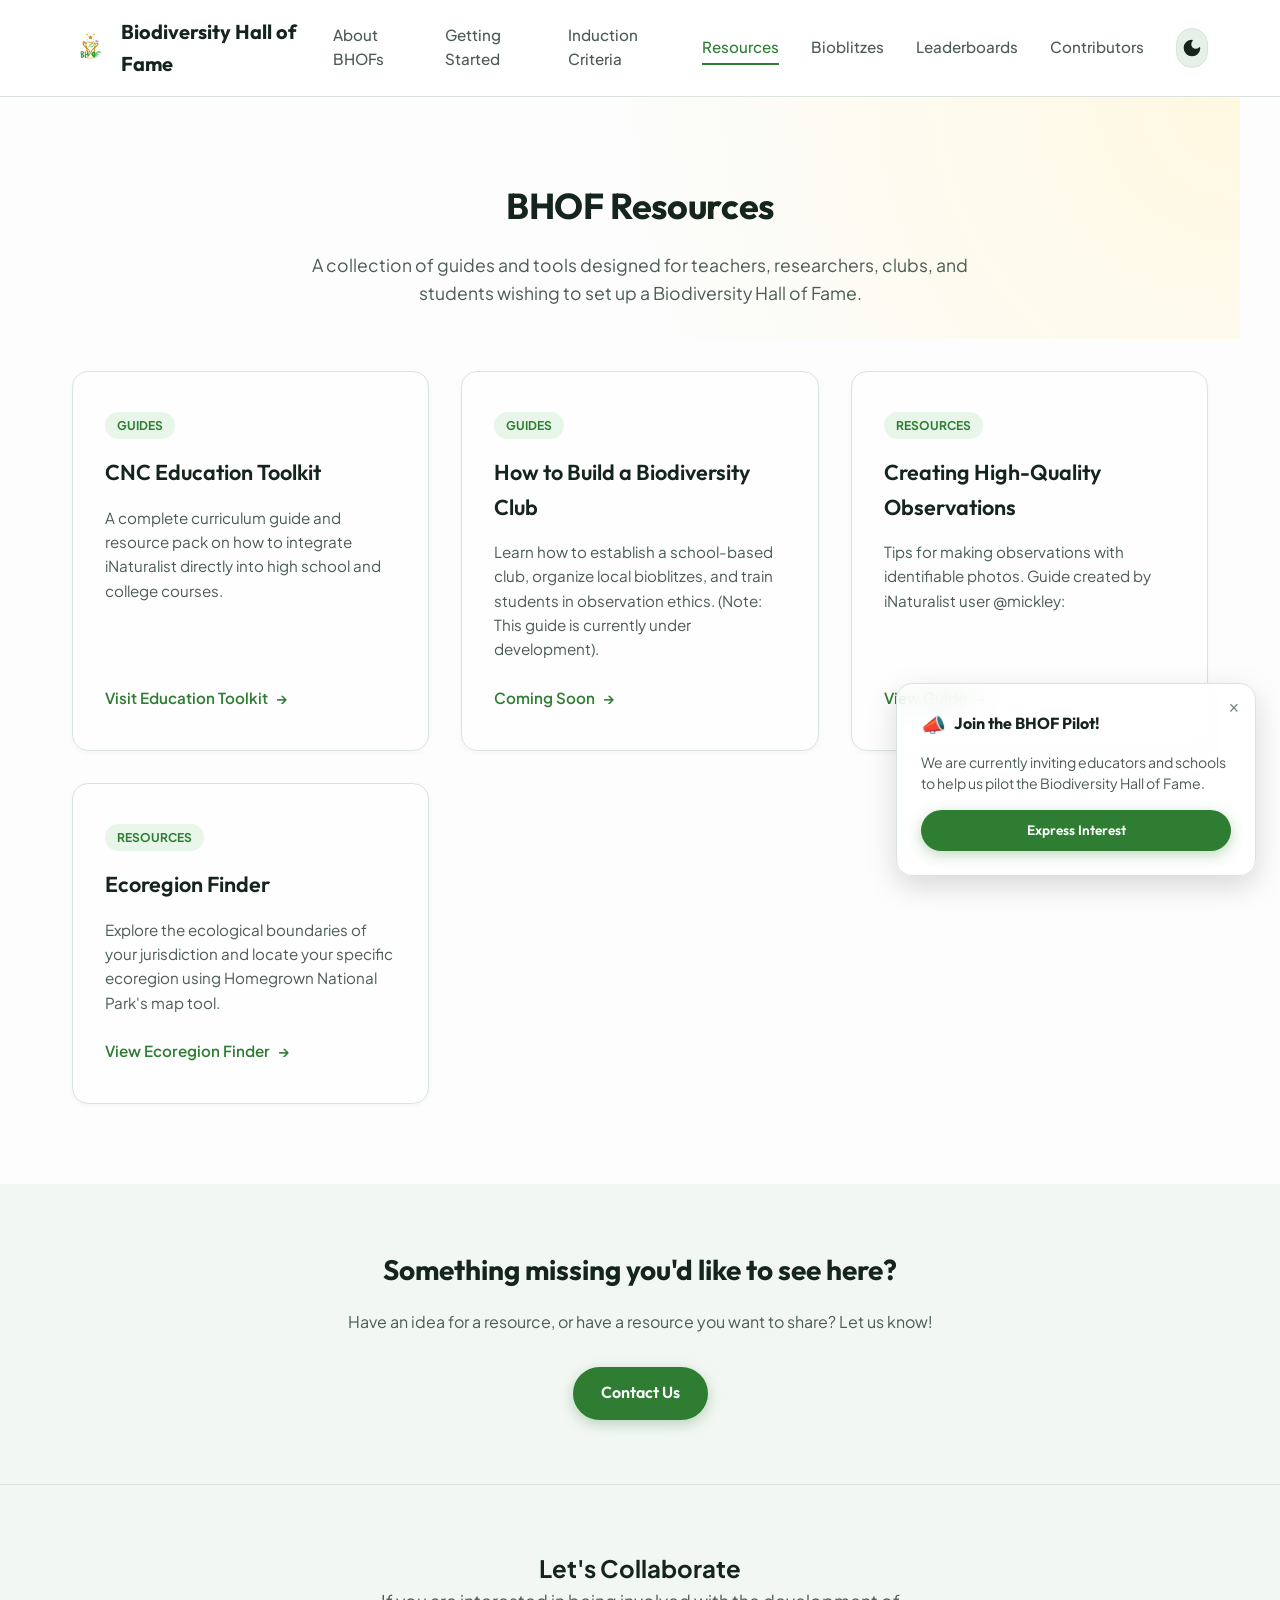
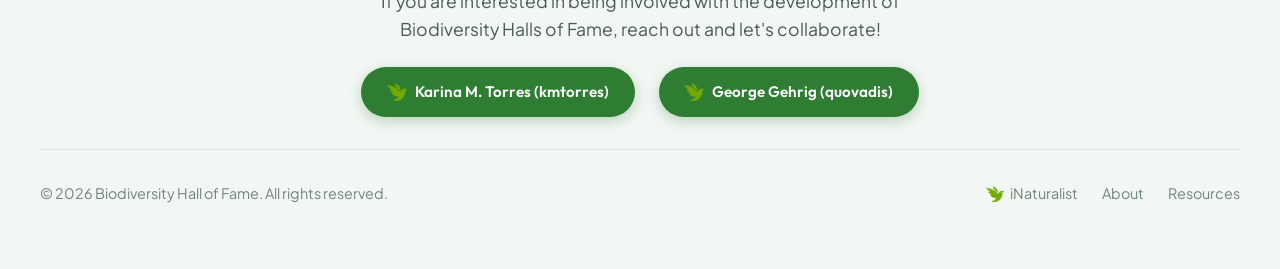
<file: pages/resources.html>
<!DOCTYPE html>
<html lang="en">
<head>
  <meta charset="UTF-8">
  <meta name="viewport" content="width=device-width, initial-scale=1.0">
  <title>Integration Resources - Biodiversity Hall of Fame (BHOF)</title>
  <meta name="description" content="Access guides, documentation, and tools to integrate Biodiversity Halls of Fame in your school.">
  
  <!-- Favicon -->
  <link rel="icon" type="image/png" href="../assets/bhof_logo.png">
  
  <!-- Custom Stylesheet -->
  <link rel="stylesheet" href="../css/style.css">
</head>
<body>

  <!-- Dynamic Header / Navigation -->
  <header>
    <div class="nav-container">
      <a href="../index.html" class="brand">
        <div class="logo-wrapper">
          <img src="../assets/bhof_logo.png" alt="BHOF Logo" style="width: 100%; height: 100%; object-fit: contain;">
        </div>
        <span>Biodiversity Hall of Fame</span>
      </a>
      
      <button id="menu-toggle" class="menu-toggle" aria-label="Open Navigation Menu">
        <span></span>
        <span></span>
        <span></span>
      </button>

      <nav id="nav-menu">
        <a href="../index.html">About BHOFs</a>
        <a href="getting-started.html">Getting Started</a>
        <a href="criteria.html">Induction Criteria</a>
        <a href="resources.html" class="active">Resources</a>
        <a href="bioblitz.html">Bioblitzes</a>
        <a href="leaderboard.html">Leaderboards</a>
        <a href="contributors.html">Contributors</a>
        <button id="theme-toggle" class="theme-toggle-btn" aria-label="Toggle Theme">
          <svg viewBox="0 0 24 24" fill="none" stroke="currentColor" stroke-width="2" stroke-linecap="round" stroke-linejoin="round" style="width:20px; height:20px;">
            <path d="M12 3a6 6 0 0 0 9 9 9 9 0 1 1-9-9Z"></path>
          </svg>
        </button>
      </nav>
    </div>
  </header>

  <main>
    <!-- Section Header -->
    <section style="padding-bottom: 2rem; background: radial-gradient(circle at top right, var(--color-accent-light), transparent 50%);">
      <div class="section-header" style="margin-bottom: 0;">
        <h2>BHOF Resources</h2>
        <p>A collection of guides and tools designed for teachers, researchers, clubs, and students wishing to set up a Biodiversity Hall of Fame.</p>
      </div>
    </section>

    <!-- Resources Cards Grid -->
    <section style="padding-top: 2rem;">
      <div class="grid" id="resources-grid">
        <!-- Dynamic Resource Cards Rendered via app.js -->
      </div>
    </section>

    <!-- Community Callout -->
    <section style="background-color: var(--bg-secondary); max-width: 100%; text-align: center; padding: 4rem 2rem; transition: var(--transition-smooth);">
      <div style="max-width: 700px; margin: 0 auto;">
        <h3 style="font-family: var(--font-heading); font-size: 1.75rem; margin-bottom: 1rem;">Something missing you'd like to see here?</h3>
        <p style="color: var(--text-secondary); margin-bottom: 2rem;">
          Have an idea for a resource, or have a resource you want to share? Let us know!
        </p>
        <a href="contributors.html" class="btn btn-primary">Contact Us</a>
      </div>
    </section>
  </main>

  <!-- Footer / Collaboration -->
  <footer id="contact">
    <div class="footer-container">
      <div class="footer-contact">
        <h2>Let's Collaborate</h2>
        <p id="contact-text">Loading contact information...</p>
        <a id="contact-mail" href="#" class="btn btn-primary">Contact Collaboration Team</a>
      </div>
      
      <div class="footer-bottom">
        <p>&copy; 2026 Biodiversity Hall of Fame. All rights reserved.</p>
        <div class="footer-links">
          <a href="https://www.inaturalist.org" target="_blank" rel="noopener noreferrer" style="display: inline-flex; align-items: center; gap: 0.4rem;">
            <img src="../assets/inat_logo_icon.png" alt="iNaturalist Logo" style="width: 18px; height: 18px; object-fit: contain;">
            <span>iNaturalist</span>
          </a>
          <a href="../index.html">About</a>
          <a href="resources.html">Resources</a>
        </div>
      </div>
    </div>
  </footer>

  <!-- Scripts -->
  <script src="../js/content.js"></script>
  <script src="../js/app.js"></script>
</body>
</html>
</file>
<file: css/style.css>
/* Google Fonts import */
@import url('https://fonts.googleapis.com/css2?family=Outfit:wght@400;500;600;700;800&family=Plus+Jakarta+Sans:wght@400;500;600;700&display=swap');

/* CSS Custom Properties / Design Tokens */
:root {
  /* Fonts */
  --font-heading: 'Outfit', sans-serif;
  --font-body: 'Plus Jakarta Sans', sans-serif;

  /* Theme Defaults (Light Mode as requested) */
  --bg-primary: #fcfdfc;
  --bg-secondary: #f3f7f4;
  --bg-tertiary: #e7efe9;
  --bg-glass: rgba(255, 255, 255, 0.75);

  --text-primary: #15251d;
  --text-secondary: #4a5c53;
  --text-muted: #72847a;

  --color-primary: #2e7d32;
  --color-primary-rgb: 46, 125, 50;
  --color-primary-light: #e8f5e9;
  --color-secondary: #1565c0;
  --color-accent: #ffb300;
  --color-accent-light: #fff8e1;
  --color-border: #dae3dd;

  --shadow-sm: 0 2px 4px rgba(46, 125, 50, 0.04);
  --shadow-md: 0 8px 16px rgba(46, 125, 50, 0.06);
  --shadow-lg: 0 16px 32px rgba(46, 125, 50, 0.08);
  --shadow-glass: 0 8px 32px 0 rgba(46, 125, 50, 0.06);

  --border-radius-sm: 8px;
  --border-radius-md: 16px;
  --border-radius-lg: 24px;
  --border-radius-full: 9999px;

  --transition-smooth: all 0.35s cubic-bezier(0.4, 0, 0.2, 1);
}

/* Dark Mode Override variables */
[data-theme="dark"] {
  --bg-primary: #0a110e;
  --bg-secondary: #121c18;
  --bg-tertiary: #192721;
  --bg-glass: rgba(18, 28, 24, 0.8);

  --text-primary: #eef5f1;
  --text-secondary: #b5c7bd;
  --text-muted: #84968c;

  --color-primary: #66bb6a;
  --color-primary-rgb: 102, 187, 106;
  --color-primary-light: rgba(102, 187, 106, 0.15);
  --color-secondary: #42a5f5;
  --color-accent: #ffca28;
  --color-accent-light: rgba(255, 202, 40, 0.15);
  --color-border: #24352d;

  --shadow-sm: 0 2px 4px rgba(0, 0, 0, 0.2);
  --shadow-md: 0 8px 24px rgba(0, 0, 0, 0.3);
  --shadow-lg: 0 16px 40px rgba(0, 0, 0, 0.4);
  --shadow-glass: 0 8px 32px 0 rgba(0, 0, 0, 0.3);
}

/* Global resets & basics */
* {
  box-sizing: border-box;
  margin: 0;
  padding: 0;
}

html {
  scroll-behavior: smooth;
  font-size: 16px;
}

body {
  background-color: var(--bg-primary);
  color: var(--text-primary);
  font-family: var(--font-body);
  line-height: 1.6;
  transition: var(--transition-smooth);
  overflow-x: hidden;
}

/* Header & Navigation */
header {
  position: sticky;
  top: 0;
  z-index: 100;
  background-color: var(--bg-glass);
  backdrop-filter: blur(12px);
  -webkit-backdrop-filter: blur(12px);
  border-bottom: 1px solid var(--color-border);
  transition: var(--transition-smooth);
}

.nav-container {
  max-width: 1200px;
  margin: 0 auto;
  padding: 1rem 2rem;
  display: flex;
  justify-content: space-between;
  align-items: center;
}

.brand {
  display: flex;
  align-items: center;
  gap: 0.75rem;
  text-decoration: none;
  color: var(--text-primary);
  font-family: var(--font-heading);
  font-weight: 700;
  font-size: 1.25rem;
}

.logo-wrapper {
  width: 40px;
  height: 40px;
}

nav {
  display: flex;
  align-items: center;
  gap: 2rem;
}

nav a {
  text-decoration: none;
  color: var(--text-secondary);
  font-weight: 500;
  font-size: 0.95rem;
  transition: var(--transition-smooth);
  border-bottom: 2px solid transparent;
  padding: 0.25rem 0;
}

nav a:hover,
nav a.active {
  color: var(--color-primary);
  border-color: var(--color-primary);
}

/* Theme Toggle Button */
.theme-toggle-btn {
  background: var(--bg-tertiary);
  border: 1px solid var(--color-border);
  color: var(--text-primary);
  cursor: pointer;
  width: 40px;
  height: 40px;
  border-radius: var(--border-radius-full);
  display: flex;
  align-items: center;
  justify-content: center;
  transition: var(--transition-smooth);
}

.theme-toggle-btn:hover {
  background-color: var(--color-primary-light);
  transform: rotate(15deg);
}

.theme-toggle-btn svg {
  width: 20px;
  height: 20px;
  fill: currentColor;
}

/* Hero Section */
.hero {
  padding: 7rem 2rem 5rem;
  text-align: center;
  background: radial-gradient(circle at top right, var(--color-primary-light), transparent 50%),
    radial-gradient(circle at bottom left, var(--color-accent-light), transparent 50%);
  position: relative;
}

.hero-content {
  max-width: 800px;
  margin: 0 auto;
}

.hero h1 {
  font-family: var(--font-heading);
  font-size: clamp(2.5rem, 5vw, 4rem);
  font-weight: 800;
  line-height: 1.15;
  margin-bottom: 1.5rem;
  color: var(--text-primary);
  letter-spacing: -0.02em;
}

.hero p.lead {
  font-size: clamp(1.1rem, 2vw, 1.25rem);
  color: var(--text-secondary);
  margin-bottom: 2.5rem;
  font-weight: 500;
}

.hero-actions {
  display: flex;
  gap: 1rem;
  justify-content: center;
  flex-wrap: wrap;
}

/* Premium Buttons */
.btn {
  display: inline-flex;
  align-items: center;
  justify-content: center;
  padding: 0.85rem 1.75rem;
  font-family: var(--font-heading);
  font-weight: 600;
  font-size: 1rem;
  border-radius: var(--border-radius-full);
  text-decoration: none;
  cursor: pointer;
  transition: var(--transition-smooth);
}

.btn-primary {
  background-color: var(--color-primary);
  color: #fff;
  border: none;
  box-shadow: 0 4px 14px rgba(46, 125, 50, 0.3);
}

.btn-primary:hover {
  transform: translateY(-2px);
  box-shadow: 0 6px 20px rgba(46, 125, 50, 0.4);
}

.btn-secondary {
  background-color: var(--bg-secondary);
  color: var(--text-primary);
  border: 1px solid var(--color-border);
}

.btn-secondary:hover {
  background-color: var(--bg-tertiary);
  transform: translateY(-2px);
}

/* Sections */
section {
  padding: 5rem 2rem;
  max-width: 1200px;
  margin: 0 auto;
}

.section-header {
  text-align: center;
  max-width: 700px;
  margin: 0 auto 3.5rem;
}

.section-header h2 {
  font-family: var(--font-heading);
  font-size: 2.25rem;
  font-weight: 700;
  margin-bottom: 1rem;
  letter-spacing: -0.01em;
}

.section-header p {
  color: var(--text-secondary);
  font-size: 1.1rem;
}

/* Criteria Grid / Card Layout */
.grid {
  display: grid;
  grid-template-columns: repeat(auto-fit, minmax(300px, 1fr));
  gap: 2rem;
}

.card {
  background: var(--bg-glass);
  border: 1px solid var(--color-border);
  border-radius: var(--border-radius-md);
  padding: 2.5rem 2rem;
  box-shadow: var(--shadow-sm);
  transition: var(--transition-smooth);
  display: flex;
  flex-direction: column;
  height: 100%;
}

.card:hover {
  transform: translateY(-5px);
  box-shadow: var(--shadow-md);
  border-color: var(--color-primary);
}

.card-icon {
  width: 50px;
  height: 50px;
  border-radius: var(--border-radius-sm);
  background-color: var(--color-primary-light);
  color: var(--color-primary);
  display: flex;
  align-items: center;
  justify-content: center;
  margin-bottom: 1.5rem;
}

.card-icon svg {
  width: 24px;
  height: 24px;
}

.card h3 {
  font-family: var(--font-heading);
  font-size: 1.35rem;
  font-weight: 600;
  margin-bottom: 1rem;
}

.card p {
  color: var(--text-secondary);
  font-size: 0.95rem;
  flex-grow: 1;
}

.card a:not(.btn):not(.card-link) {
  color: var(--color-primary);
  text-decoration: underline;
  font-weight: 600;
  transition: var(--transition-smooth);
}

.card a:not(.btn):not(.card-link):hover {
  color: var(--color-secondary);
}

/* Resource specific card overrides */
.resource-tag {
  display: inline-block;
  align-self: flex-start;
  font-size: 0.75rem;
  font-weight: 700;
  text-transform: uppercase;
  color: var(--color-primary);
  background-color: var(--color-primary-light);
  padding: 0.25rem 0.75rem;
  border-radius: var(--border-radius-full);
  margin-bottom: 1rem;
}

.card-link {
  margin-top: 1.5rem;
  color: var(--color-primary);
  text-decoration: none;
  font-weight: 600;
  font-size: 0.95rem;
  display: inline-flex;
  align-items: center;
  gap: 0.5rem;
}

.card-link::after {
  content: '→';
  transition: var(--transition-smooth);
}

.card-link:hover::after {
  transform: translateX(4px);
}

/* Bioblitz Grid & Status tag */
.status-badge {
  display: inline-block;
  align-self: flex-start;
  padding: 0.25rem 0.75rem;
  font-size: 0.75rem;
  font-weight: 700;
  border-radius: var(--border-radius-full);
  margin-bottom: 1rem;
}

.status-upcoming {
  color: var(--color-accent);
  background-color: var(--color-accent-light);
}

.status-completed {
  color: var(--text-muted);
  background-color: var(--bg-tertiary);
}

.date-text {
  font-size: 0.85rem;
  color: var(--text-muted);
  margin-bottom: 1rem;
  font-weight: 600;
}

/* Benefits Section (Split Layout) */
.split-section {
  display: grid;
  grid-template-columns: repeat(auto-fit, minmax(400px, 1fr));
  gap: 4rem;
  align-items: center;
}

@media (max-width: 768px) {
  .split-section {
    grid-template-columns: 1fr;
    gap: 2rem;
  }
}

.split-content h2 {
  font-family: var(--font-heading);
  font-size: 2.25rem;
  font-weight: 700;
  margin-bottom: 1.5rem;
}

.benefits-list {
  list-style: none;
}

.benefits-list li {
  position: relative;
  padding-left: 2rem;
  margin-bottom: 1.25rem;
  font-size: 1.05rem;
  color: var(--text-secondary);
}

.benefits-list li::before {
  content: '★';
  position: absolute;
  left: 0;
  color: var(--color-primary);
  font-weight: 800;
  font-size: 1.1rem;
}

/* Future interactive maps placeholder */
.interactive-map-placeholder {
  background: linear-gradient(135deg, var(--bg-secondary), var(--bg-tertiary));
  border: 2px dashed var(--color-border);
  border-radius: var(--border-radius-lg);
  padding: 5rem 2rem;
  text-align: center;
  display: flex;
  flex-direction: column;
  align-items: center;
  justify-content: center;
  gap: 1rem;
}

.interactive-map-placeholder svg {
  width: 60px;
  height: 60px;
  color: var(--color-primary);
  opacity: 0.6;
}

/* Footer & Collaboration section */
footer {
  background-color: var(--bg-secondary);
  border-top: 1px solid var(--color-border);
  padding: 4rem 2rem;
  transition: var(--transition-smooth);
}

.footer-container {
  max-width: 1200px;
  margin: 0 auto;
  display: flex;
  flex-direction: column;
  align-items: center;
  text-align: center;
  gap: 2rem;
}

.footer-contact {
  max-width: 600px;
}

.footer-contact p {
  font-size: 1.1rem;
  margin-bottom: 1.5rem;
  color: var(--text-secondary);
}

.footer-bottom {
  border-top: 1px solid var(--color-border);
  width: 100%;
  padding-top: 2rem;
  display: flex;
  justify-content: space-between;
  align-items: center;
  flex-wrap: wrap;
  gap: 1rem;
  font-size: 0.9rem;
  color: var(--text-muted);
}

.footer-links {
  display: flex;
  gap: 1.5rem;
}

.footer-links a {
  color: var(--text-muted);
  text-decoration: none;
  transition: var(--transition-smooth);
}

.footer-links a:hover {
  color: var(--color-primary);
}

/* --- Mobile Responsiveness & Hamburger Menu Styles --- */
.menu-toggle {
  display: none;
  flex-direction: column;
  justify-content: space-between;
  width: 30px;
  height: 21px;
  background: transparent;
  border: none;
  cursor: pointer;
  padding: 0;
  z-index: 101;
}

.menu-toggle span {
  width: 100%;
  height: 3px;
  background-color: var(--text-primary);
  border-radius: var(--border-radius-full);
  transition: var(--transition-smooth);
}

/* Hamburger animations when menu is open */
.menu-toggle.open span:nth-child(1) {
  transform: translateY(9px) rotate(45deg);
}

.menu-toggle.open span:nth-child(2) {
  opacity: 0;
}

.menu-toggle.open span:nth-child(3) {
  transform: translateY(-9px) rotate(-45deg);
}

/* Media Query: Tablet/Mobile Screens (< 768px) */
@media (max-width: 768px) {
  .menu-toggle {
    display: flex;
  }

  #nav-menu {
    position: fixed;
    top: 0;
    right: -100%;
    width: 300px;
    height: 100vh;
    background-color: var(--bg-glass);
    backdrop-filter: blur(20px);
    -webkit-backdrop-filter: blur(20px);
    border-left: 1px solid var(--color-border);
    box-shadow: var(--shadow-lg);
    display: flex;
    flex-direction: column;
    align-items: flex-start;
    justify-content: flex-start;
    padding: 7rem 2rem 2rem;
    gap: 1.5rem;
    z-index: 100;
    transition: var(--transition-smooth);
  }

  #nav-menu.open {
    right: 0;
  }

  #nav-menu a {
    font-size: 1.1rem;
    width: 100%;
    padding: 0.5rem 0;
    border-bottom: 1px solid var(--color-border);
  }

  #nav-menu a.active {
    border-color: var(--color-primary);
  }

  .theme-toggle-btn {
    margin-top: 1rem;
    align-self: center;
  }

  /* Body adjustments when menu is open */
  body.menu-open {
    overflow: hidden;
  }

  /* Hero Section adjustments */
  .hero {
    padding: 5rem 1.5rem 3.5rem;
  }

  .hero h1 {
    font-size: 2.25rem;
  }

  /* Section padding and margins */
  section {
    padding: 3.5rem 1.25rem;
  }

  .section-header {
    margin-bottom: 2rem;
  }

  .section-header h2 {
    font-size: 1.75rem;
  }

  /* Split layout vertical stacking */
  .split-section {
    grid-template-columns: 1fr;
    gap: 2.5rem;
  }

  /* Footer stacking */
  .footer-bottom {
    flex-direction: column;
    text-align: center;
    gap: 1.5rem;
  }

  .footer-links {
    justify-content: center;
    width: 100%;
  }
}

/* Media Query: Small Mobile Screens (< 480px) */
@media (max-width: 480px) {
  .hero h1 {
    font-size: 1.85rem;
  }

  .btn {
    width: 100%;
  }

  .hero-actions {
    flex-direction: column;
    width: 100%;
  }

  .card {
    padding: 1.75rem 1.25rem;
  }
}
</file>
